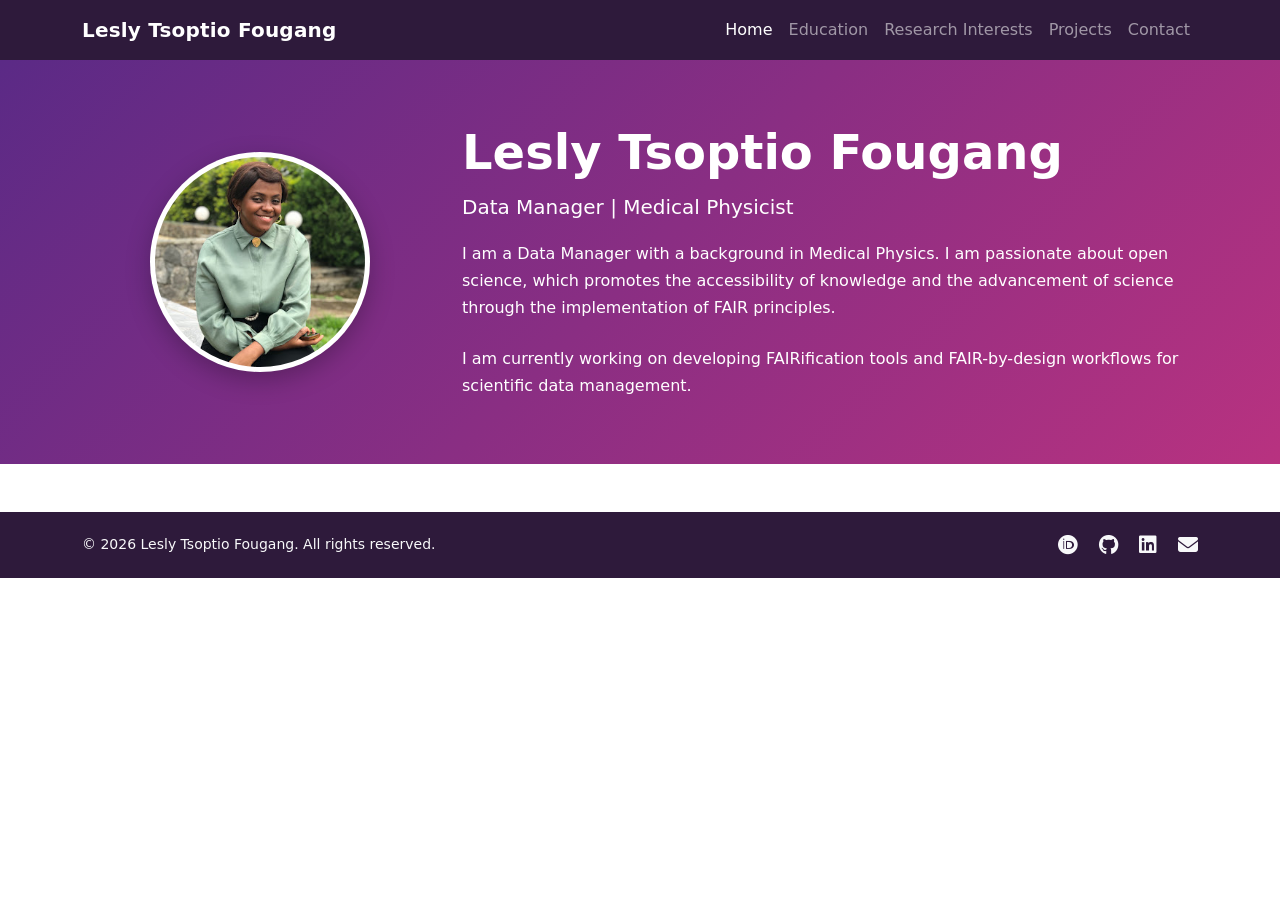
<file: index.html>
<!DOCTYPE html>
<html lang="en">
<head>
    <meta charset="UTF-8">
    <meta name="viewport" content="width=device-width, initial-scale=1.0">
    <meta name="description" content="Lesly Tsoptio Fougang. Data manager and curator with a background in biophysics and medical physics. FAIR data, genomic metadata and reproducible tools.">
    <meta name="author" content="Lesly Tsoptio Fougang">
    <title>Lesly Tsoptio Fougang | Data Manager, Data Curator</title>
    <link href="assets/vendor/bootstrap.min.css" rel="stylesheet">
    <link href="assets/vendor/fontawesome.min.css" rel="stylesheet">
    <link href="assets/css/style.css" rel="stylesheet">
</head>
<body>
    <nav class="navbar navbar-expand-lg navbar-dark bg-dark sticky-top">
        <div class="container">
            <a class="navbar-brand" href="index.html"><strong>Lesly Tsoptio Fougang</strong></a>
            <button class="navbar-toggler" type="button" data-bs-toggle="collapse" data-bs-target="#navbarNav" aria-controls="navbarNav" aria-expanded="false" aria-label="Toggle navigation">
                <span class="navbar-toggler-icon"></span>
            </button>
            <div class="collapse navbar-collapse" id="navbarNav">
                <ul class="navbar-nav ms-auto">
                    <li class="nav-item"><a class="nav-link active" href="index.html">Home</a></li>
                    <li class="nav-item"><a class="nav-link" href="pages/education.html">Education</a></li>
                    <li class="nav-item"><a class="nav-link" href="pages/research-interests.html">Research Interests</a></li>
                    <li class="nav-item"><a class="nav-link" href="pages/projects.html">Projects</a></li>
                    <li class="nav-item"><a class="nav-link" href="pages/contact.html">Contact</a></li>
                </ul>
            </div>
        </div>
    </nav>

    <header class="hero">
        <div class="container">
            <div class="row align-items-center g-4">
                <div class="col-md-4 text-center">
                    <img src="static/pp.jpg" alt="Portrait of Lesly Tsoptio Fougang" class="profile-img">
                </div>
                <div class="col-md-8">
                    <h1 class="display-5 fw-bold mb-2">Lesly Tsoptio Fougang</h1>
                    <p class="lead mb-3">Data Manager |  Medical Physicist</p>
                    <p class="mb-4">I am a Data Manager with a background in Medical Physics. I am passionate about open science, which promotes the accessibility of knowledge and the advancement of science through the implementation of FAIR principles.</p>
                    <p class="mb-0"> I am currently working on developing FAIRification tools and FAIR-by-design workflows for scientific data management.</p>
                    <!-- <a href="static/CV_Lesly_Tsoptio_Fougang.pdf" class="btn btn-light me-2 mb-2"><i class="fas fa-file-pdf"></i> Download my CV</a>-->
                     <!-- <a href="pages/projects.html" class="btn btn-outline-light mb-2"><i class="fas fa-folder-open"></i> View projects</a>-->
                </div>
            </div>
        </div>
    </header>


    <footer class="footer bg-dark text-white py-3 mt-5">
        <div class="container d-flex flex-wrap justify-content-between align-items-center">
            <p class="mb-0 text-light small">&copy; 2026 Lesly Tsoptio Fougang. All rights reserved.</p>
            <div class="social-links">
                <a href="https://orcid.org/0009-0002-9585-3454" target="_blank" rel="noopener" title="ORCID" aria-label="ORCID" class="text-light me-3 fs-5"><i class="fab fa-orcid" aria-hidden="true"></i></a>
                <a href="https://github.com/lesly4" target="_blank" rel="noopener" title="GitHub" aria-label="GitHub" class="text-light me-3 fs-5"><i class="fab fa-github" aria-hidden="true"></i></a>
                <a href="https://www.linkedin.com/in/lesly-tsoptio-fougang-b48851204" target="_blank" rel="noopener" title="LinkedIn" aria-label="LinkedIn" class="text-light me-3 fs-5"><i class="fab fa-linkedin" aria-hidden="true"></i></a>
                <a href="pages/contact.html" title="Email" aria-label="Email" class="text-light fs-5"><i class="fas fa-envelope" aria-hidden="true"></i></a>
            </div>
        </div>
    </footer>

    <script src="assets/vendor/bootstrap.bundle.min.js"></script>
</body>
</html>
</file>
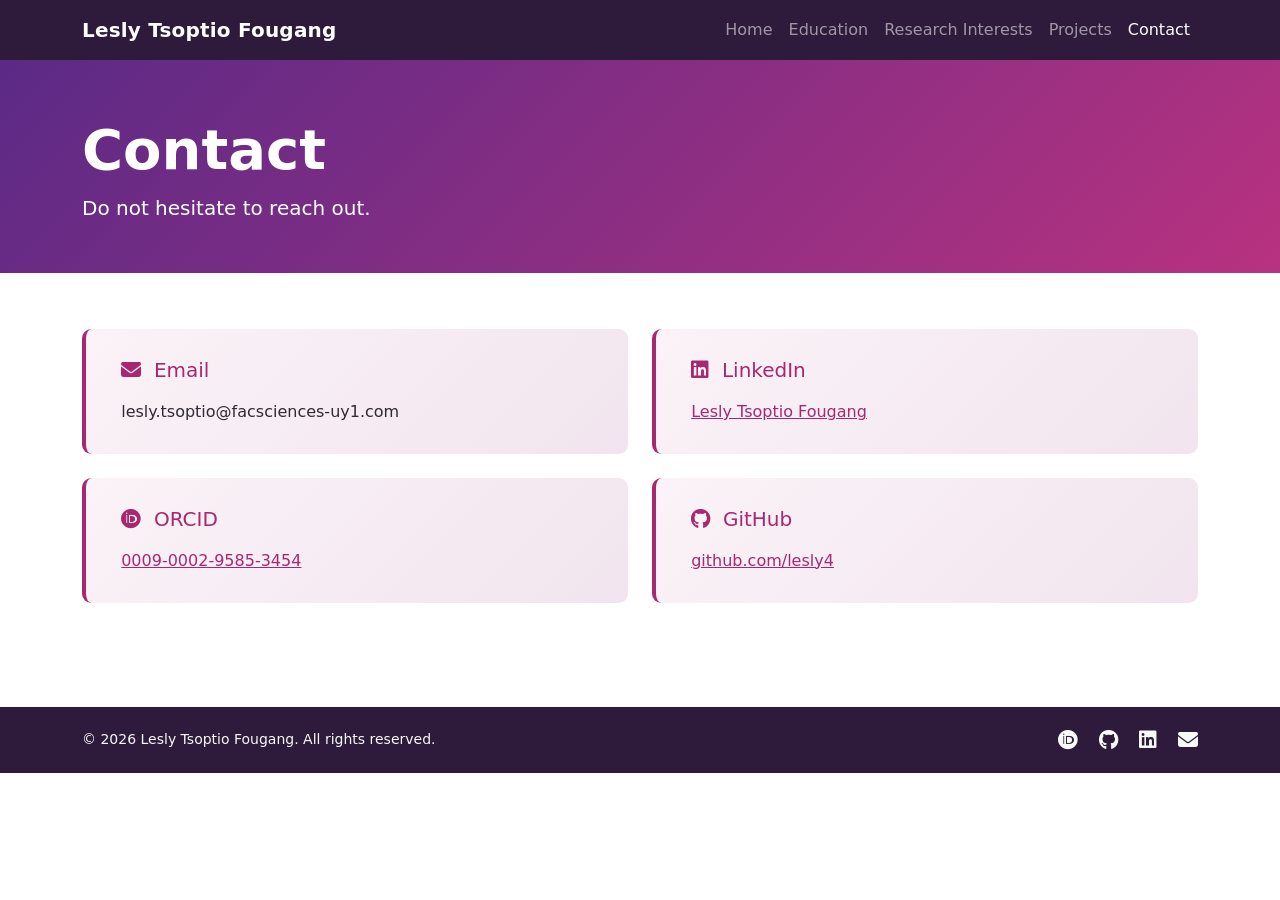
<file: pages/contact.html>
<!DOCTYPE html>
<html lang="en">
<head>
    <meta charset="UTF-8">
    <meta name="viewport" content="width=device-width, initial-scale=1.0">
    <meta name="description" content="Contact Lesly Tsoptio Fougang. Data manager and curator based in Trieste, Italy.">
    <meta name="author" content="Lesly Tsoptio Fougang">
    <title>Contact | Lesly Tsoptio Fougang</title>
    <link href="../assets/vendor/bootstrap.min.css" rel="stylesheet">
    <link href="../assets/vendor/fontawesome.min.css" rel="stylesheet">
    <link href="../assets/css/style.css" rel="stylesheet">
</head>
<body>
    <nav class="navbar navbar-expand-lg navbar-dark bg-dark sticky-top">
        <div class="container">
            <a class="navbar-brand" href="../index.html"><strong>Lesly Tsoptio Fougang</strong></a>
            <button class="navbar-toggler" type="button" data-bs-toggle="collapse" data-bs-target="#navbarNav" aria-controls="navbarNav" aria-expanded="false" aria-label="Toggle navigation">
                <span class="navbar-toggler-icon"></span>
            </button>
            <div class="collapse navbar-collapse" id="navbarNav">
                <ul class="navbar-nav ms-auto">
                    <li class="nav-item"><a class="nav-link" href="../index.html">Home</a></li>
                    <li class="nav-item"><a class="nav-link" href="education.html">Education</a></li>
                    <li class="nav-item"><a class="nav-link" href="research-interests.html">Research Interests</a></li>
                    <li class="nav-item"><a class="nav-link" href="projects.html">Projects</a></li>
                    <li class="nav-item"><a class="nav-link active" href="contact.html">Contact</a></li>
                </ul>
            </div>
        </div>
    </nav>

    <div class="page-header">
        <div class="container">
            <h1 class="display-4 fw-bold mb-2">Contact</h1>
            <p class="lead mb-0">Do not hesitate to reach out.</p>
        </div>
    </div>

    <main class="page-section">
        <div class="container">
            <div class="row g-4">
                <div class="col-lg-6">
                    <div class="content-box">
                        <h2 class="h5 text-primary mb-3"><i class="fas fa-envelope" aria-hidden="true"></i> Email</h2>
                        <p class="mb-0">lesly.tsoptio@facsciences-uy1.com</p>
                    </div>
                    <div class="content-box">
                        <h2 class="h5 text-primary mb-3"><i class="fab fa-orcid" aria-hidden="true"></i> ORCID</h2>
                        <p class="mb-0"><a href="https://orcid.org/0009-0002-9585-3454" target="_blank" rel="noopener">0009-0002-9585-3454</a></p>
                    </div>
                </div>
                <div class="col-lg-6">
                    <div class="content-box">
                        <h2 class="h5 text-primary mb-3"><i class="fab fa-linkedin" aria-hidden="true"></i> LinkedIn</h2>
                        <p class="mb-0"><a href="https://www.linkedin.com/in/lesly-tsoptio-fougang-b48851204" target="_blank" rel="noopener">Lesly Tsoptio Fougang</a></p>
                    </div>
                    <div class="content-box">
                        <h2 class="h5 text-primary mb-3"><i class="fab fa-github" aria-hidden="true"></i> GitHub</h2>
                        <p class="mb-0"><a href="https://github.com/lesly4" target="_blank" rel="noopener">github.com/lesly4</a></p>
                    </div>
                </div>
                <!--
                <div class="content-box">
                    <h2 class="h5 text-primary mb-3"><i class="fas fa-file-pdf" aria-hidden="true"></i> Curriculum Vitae</h2>
                    <p class="mb-0"><a href="../static/CV_Lesly_Tsoptio_Fougang.pdf" target="_blank" rel="noopener">Download my CV (PDF)</a></p>
                </div>
                -->
            </div>
        </div>
    </main>

    <footer class="footer bg-dark text-white py-3 mt-5">
        <div class="container d-flex flex-wrap justify-content-between align-items-center">
            <p class="mb-0 text-light small">&copy; 2026 Lesly Tsoptio Fougang. All rights reserved.</p>
            <div class="social-links">
                <a href="https://orcid.org/0009-0002-9585-3454" target="_blank" rel="noopener" title="ORCID" aria-label="ORCID" class="text-light me-3 fs-5"><i class="fab fa-orcid" aria-hidden="true"></i></a>
                <a href="https://github.com/lesly4" target="_blank" rel="noopener" title="GitHub" aria-label="GitHub" class="text-light me-3 fs-5"><i class="fab fa-github" aria-hidden="true"></i></a>
                <a href="https://www.linkedin.com/in/lesly-tsoptio-fougang-b48851204" target="_blank" rel="noopener" title="LinkedIn" aria-label="LinkedIn" class="text-light me-3 fs-5"><i class="fab fa-linkedin" aria-hidden="true"></i></a>
                <a href="contact.html" title="Email" aria-label="Email" class="text-light fs-5"><i class="fas fa-envelope" aria-hidden="true"></i></a>
            </div>
        </div>
    </footer>

    <script src="../assets/vendor/bootstrap.bundle.min.js"></script>
</body>
</html>
</file>
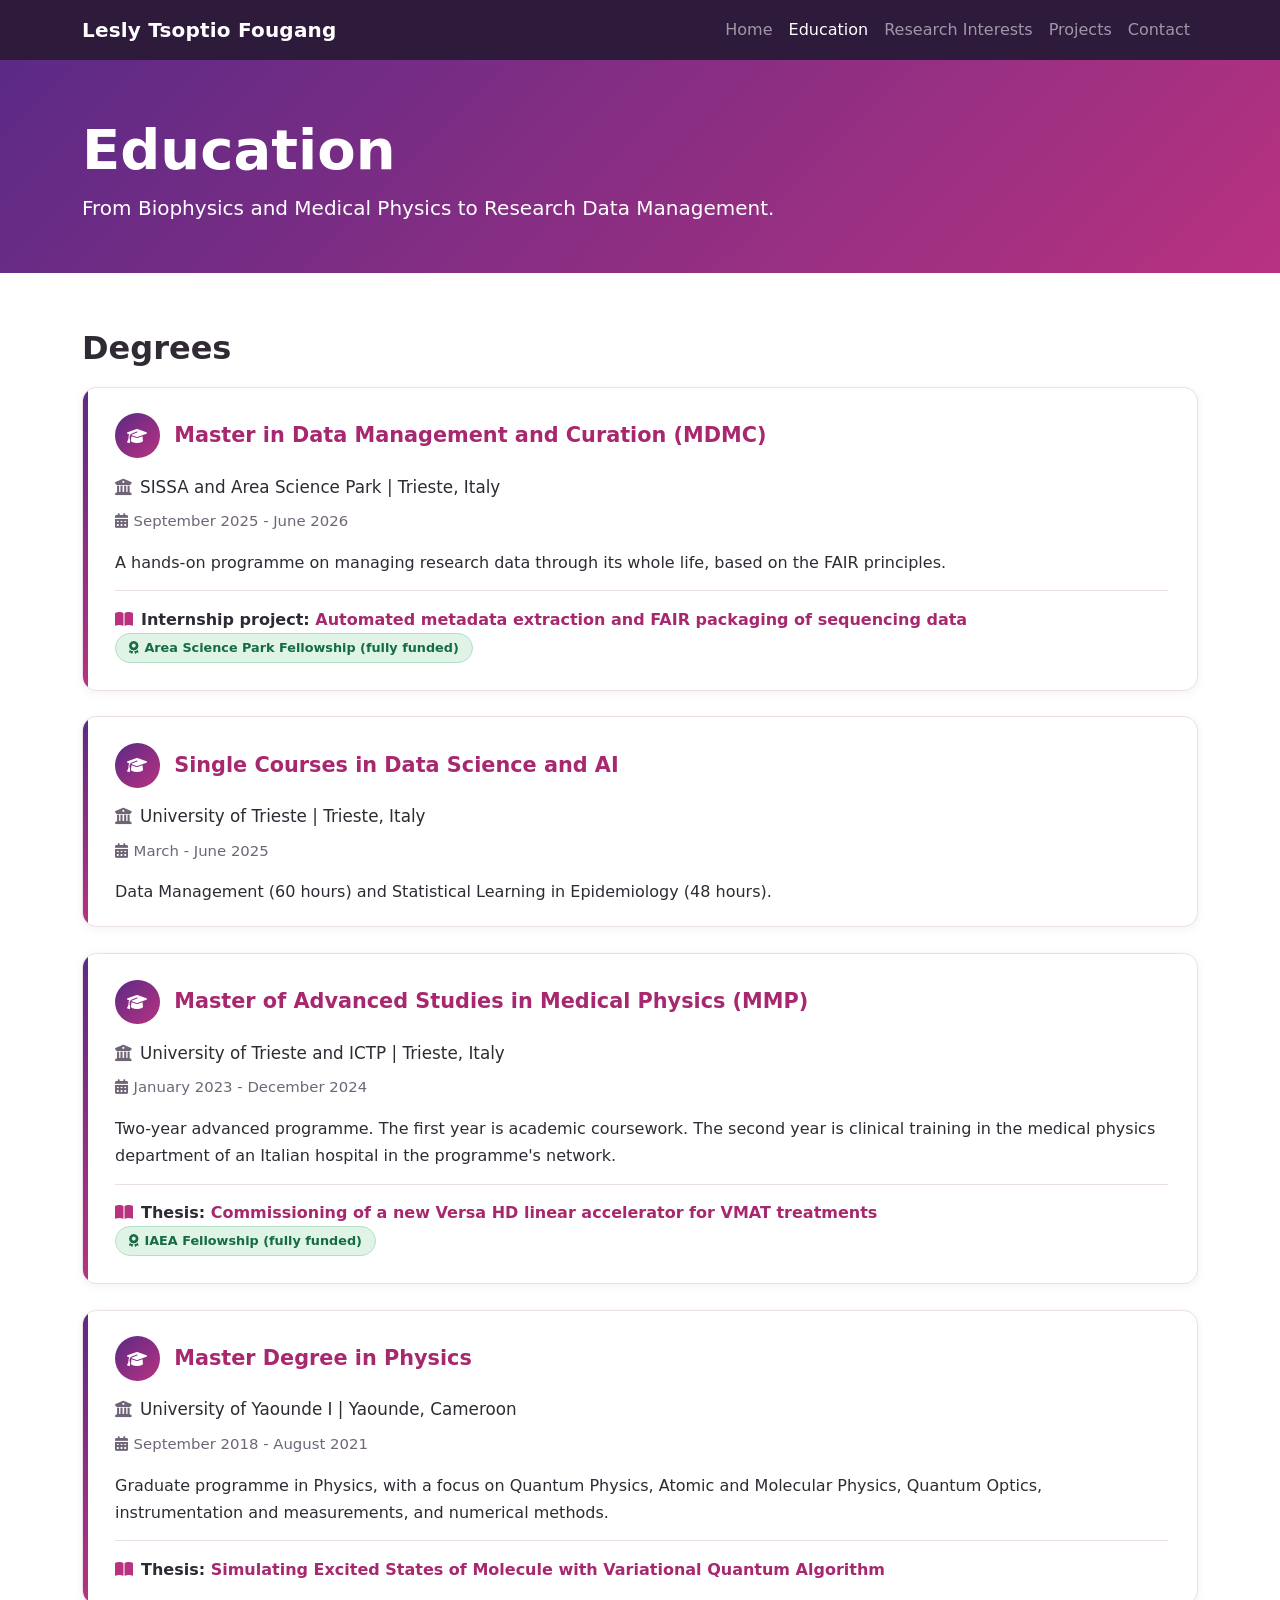
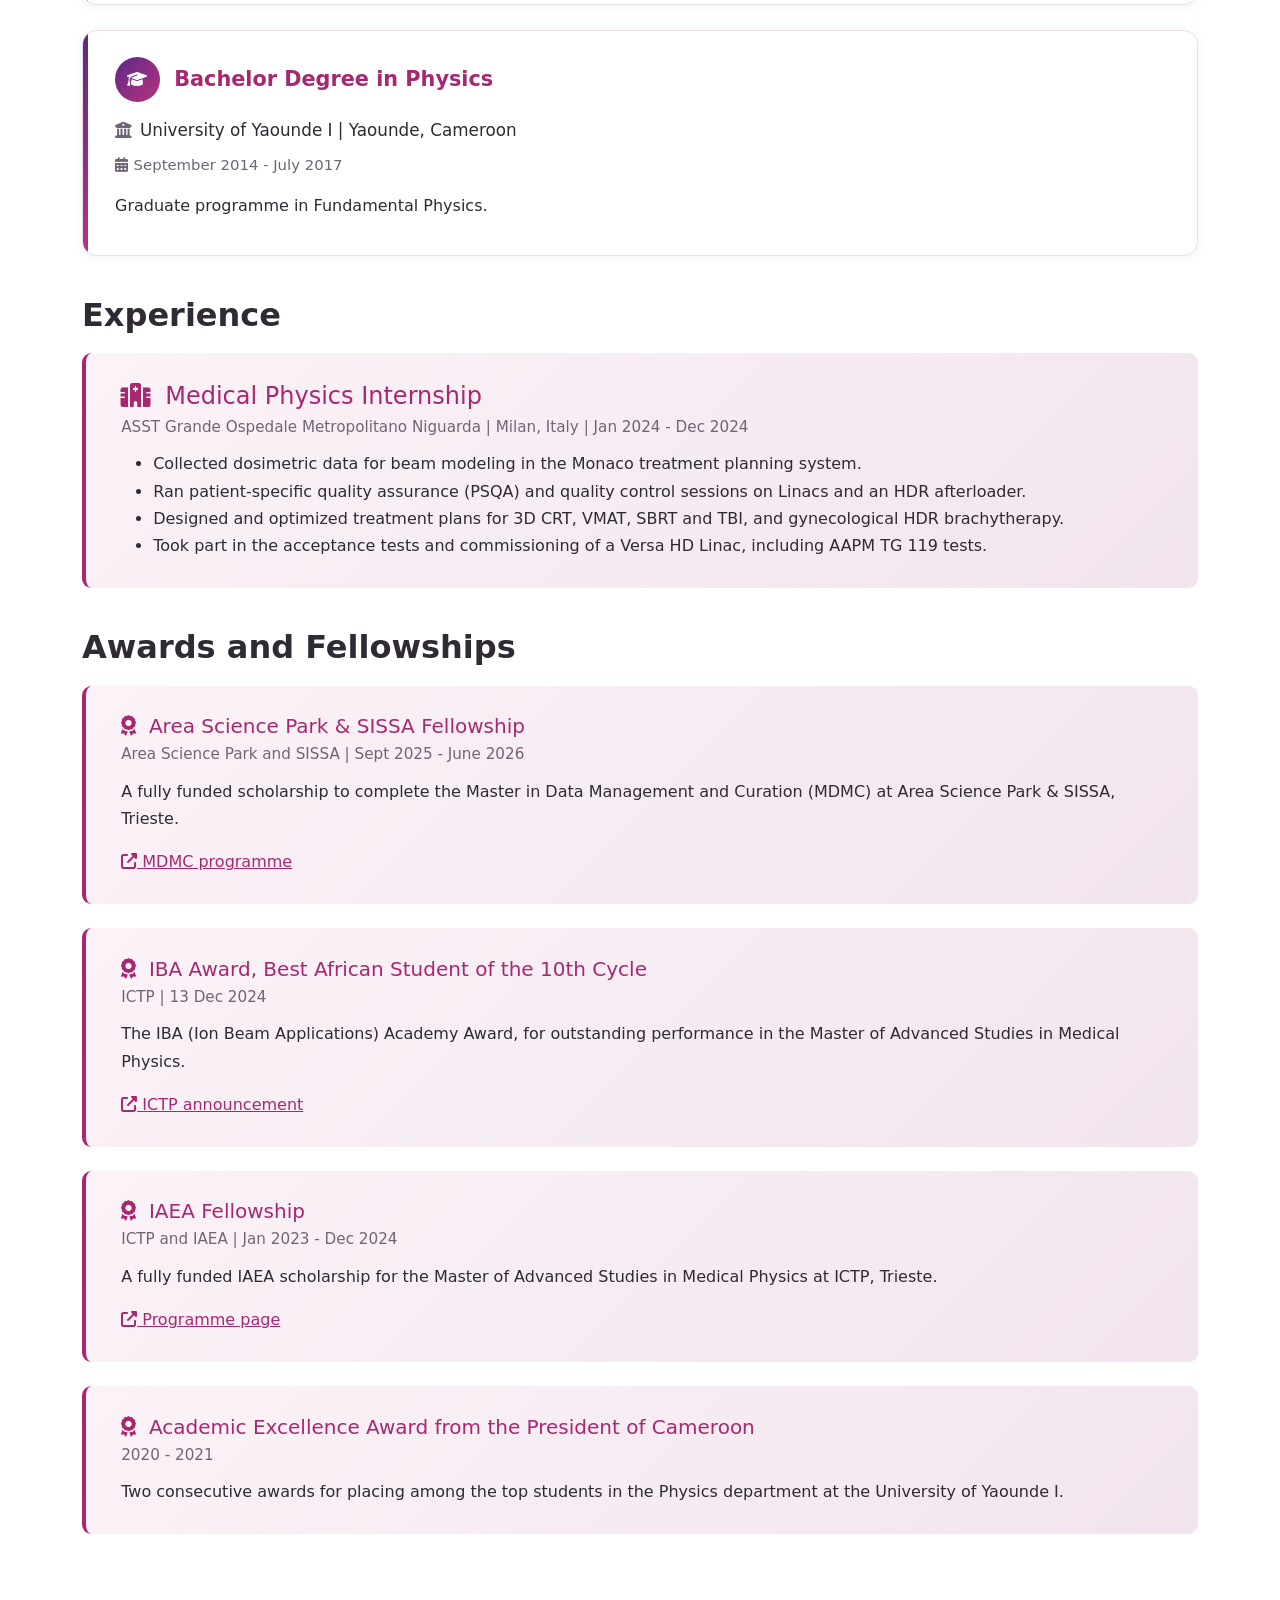
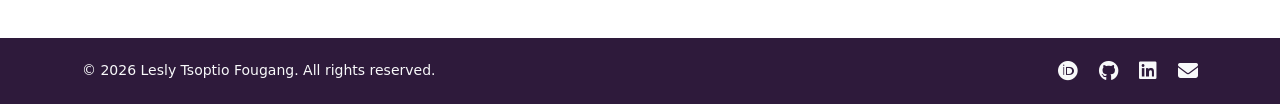
<file: pages/education.html>
<!DOCTYPE html>
<html lang="en">
<head>
    <meta charset="UTF-8">
    <meta name="viewport" content="width=device-width, initial-scale=1.0">
    <meta name="description" content="Education and experience of Lesly Tsoptio Fougang: data management, medical physics and biophysics.">
    <meta name="author" content="Lesly Tsoptio Fougang">
    <title>Education | Lesly Tsoptio Fougang</title>
    <link href="../assets/vendor/bootstrap.min.css" rel="stylesheet">
    <link href="../assets/vendor/fontawesome.min.css" rel="stylesheet">
    <link href="../assets/css/style.css" rel="stylesheet">
</head>
<body>
    <nav class="navbar navbar-expand-lg navbar-dark bg-dark sticky-top">
        <div class="container">
            <a class="navbar-brand" href="../index.html"><strong>Lesly Tsoptio Fougang</strong></a>
            <button class="navbar-toggler" type="button" data-bs-toggle="collapse" data-bs-target="#navbarNav" aria-controls="navbarNav" aria-expanded="false" aria-label="Toggle navigation">
                <span class="navbar-toggler-icon"></span>
            </button>
            <div class="collapse navbar-collapse" id="navbarNav">
                <ul class="navbar-nav ms-auto">
                    <li class="nav-item"><a class="nav-link" href="../index.html">Home</a></li>
                    <li class="nav-item"><a class="nav-link active" href="education.html">Education</a></li>
                    <li class="nav-item"><a class="nav-link" href="research-interests.html">Research Interests</a></li>
                    <li class="nav-item"><a class="nav-link" href="projects.html">Projects</a></li>
                    <li class="nav-item"><a class="nav-link" href="contact.html">Contact</a></li>
                </ul>
            </div>
        </div>
    </nav>

    <div class="page-header">
        <div class="container">
            <h1 class="display-4 fw-bold mb-2">Education</h1>
            <p class="lead mb-0">From Biophysics and Medical Physics to Research Data Management.</p>
        </div>
    </div>

    <main class="page-section">
        <div class="container">

            <h2 class="section-title mt-0">Degrees</h2>

            <article class="edu-card">
                <div class="edu-head">
                    <div class="edu-icon"><i class="fas fa-graduation-cap"></i></div>
                    <h3 class="edu-title"><a href="https://www.areasciencepark.it/call/mdmc/" target="_blank" rel="noopener">Master in Data Management and Curation (MDMC)</a></h3>
                </div>
                <div class="edu-inst"><i class="fas fa-university"></i>SISSA and Area Science Park | Trieste, Italy</div>
                <div class="edu-meta"><span><i class="fas fa-calendar-alt"></i>September 2025 - June 2026</span></div>
                <p class="edu-desc">A hands-on programme on managing research data through its whole life, based on the FAIR principles.</p>
                <div class="edu-thesis"><i class="fas fa-book-open"></i>Internship project: <a href="projects.html#mdmc-thesis">Automated metadata extraction and FAIR packaging of sequencing data</a></div>
                <div>
                    <span class="pill pill-fund"><i class="fas fa-award"></i>Area Science Park Fellowship (fully funded)</span>
                </div>
            </article>

            <article class="edu-card">
                <div class="edu-head">
                    <div class="edu-icon"><i class="fas fa-graduation-cap"></i></div>
                    <h3 class="edu-title">Single Courses in Data Science and AI</h3>
                </div>
                <div class="edu-inst"><i class="fas fa-university"></i>University of Trieste | Trieste, Italy</div>
                <div class="edu-meta"><span><i class="fas fa-calendar-alt"></i>March - June 2025</span></div>
                <p class="edu-desc mb-0">Data Management (60 hours) and Statistical Learning in Epidemiology (48 hours).</p>
            </article>

            <article class="edu-card">
                <div class="edu-head">
                    <div class="edu-icon"><i class="fas fa-graduation-cap"></i></div>
                    <h3 class="edu-title"><a href="https://www.ictp.it/opportunity/master-advanced-studies-medical-physics" target="_blank" rel="noopener">Master of Advanced Studies in Medical Physics (MMP)</a></h3>
                </div>
                <div class="edu-inst"><i class="fas fa-university"></i>University of Trieste and ICTP | Trieste, Italy</div>
                <div class="edu-meta"><span><i class="fas fa-calendar-alt"></i>January 2023 - December 2024</span></div>
                <p class="edu-desc">Two-year advanced programme. The first year is academic coursework. The second year is clinical training in the medical physics department of an Italian hospital in the programme's network.</p>
                <div class="edu-thesis"><i class="fas fa-book-open"></i>Thesis: <a href="projects.html#medphys-thesis">Commissioning of a new Versa HD linear accelerator for VMAT treatments</a></div>
                <div>
                    <span class="pill pill-fund"><i class="fas fa-award"></i>IAEA Fellowship (fully funded)</span>
                </div>
            </article>

            <article class="edu-card">
                <div class="edu-head">
                    <div class="edu-icon"><i class="fas fa-graduation-cap"></i></div>
                    <h3 class="edu-title">Master Degree in Physics</h3>
                </div>
                <div class="edu-inst"><i class="fas fa-university"></i>University of Yaounde I | Yaounde, Cameroon</div>
                <div class="edu-meta"><span><i class="fas fa-calendar-alt"></i>September 2018 - August 2021</span></div>
                <p class="edu-desc">Graduate programme in Physics, with a focus on Quantum Physics, Atomic and Molecular Physics, Quantum Optics, instrumentation and measurements, and numerical methods.</p>
                <div class="edu-thesis"><i class="fas fa-book-open"></i>Thesis: <a href="projects.html#biophysics-thesis">Simulating Excited States of Molecule with Variational Quantum Algorithm</a></div>
            </article>

            <article class="edu-card">
                <div class="edu-head">
                    <div class="edu-icon"><i class="fas fa-graduation-cap"></i></div>
                    <h3 class="edu-title">Bachelor Degree in Physics</h3>
                </div>
                <div class="edu-inst"><i class="fas fa-university"></i>University of Yaounde I | Yaounde, Cameroon</div>
                <div class="edu-meta"><span><i class="fas fa-calendar-alt"></i>September 2014 - July 2017</span></div>
                <p class="edu-desc">Graduate programme in Fundamental Physics.</p>
            </article>

            <h2 class="section-title">Experience</h2>

            <div class="content-box">
                <h3 class="h4 text-primary mb-1"><i class="fas fa-hospital"></i> Medical Physics Internship</h3>
                <p class="meta">ASST Grande Ospedale Metropolitano Niguarda | Milan, Italy | Jan 2024 - Dec 2024</p>
                <ul class="mb-0">
                    <li>Collected dosimetric data for beam modeling in the Monaco treatment planning system.</li>
                    <li>Ran patient-specific quality assurance (PSQA) and quality control sessions on Linacs and an HDR afterloader.</li>
                    <li>Designed and optimized treatment plans for 3D CRT, VMAT, SBRT and TBI, and gynecological HDR brachytherapy.</li>
                    <li>Took part in the acceptance tests and commissioning of a Versa HD Linac, including AAPM TG 119 tests.</li>
                </ul>
            </div>

            <h2 class="section-title">Awards and Fellowships</h2>

            <div class="content-box">
                <h3 class="h5 text-primary mb-1"><i class="fas fa-award"></i> Area Science Park &amp; SISSA Fellowship</h3>
                <p class="meta">Area Science Park and SISSA | Sept 2025 - June 2026</p>
                <p class="mb-0">A fully funded scholarship to complete the Master in Data Management and Curation (MDMC) at Area Science Park &amp; SISSA, Trieste.</p>
                <p class="mt-3 mb-0"><a href="https://www.areasciencepark.it/call/mdmc/" target="_blank" rel="noopener"><i class="fas fa-external-link-alt"></i> MDMC programme</a></p>
            </div>

            <div class="content-box">
                <h3 class="h5 text-primary mb-1"><i class="fas fa-award"></i> IBA Award, Best African Student of the 10th Cycle</h3>
                <p class="meta">ICTP | 13 Dec 2024</p>
                <p class="mb-0">The IBA (Ion Beam Applications) Academy Award, for outstanding performance in the Master of Advanced Studies in Medical Physics.</p>
                <p class="mt-3 mb-0"><a href="https://lists.ictp.it/pipermail/ictp-announcements/2024-December/009637.html" target="_blank" rel="noopener"><i class="fas fa-external-link-alt"></i> ICTP announcement</a></p>
            </div>

            <div class="content-box">
                <h3 class="h5 text-primary mb-1"><i class="fas fa-award"></i> IAEA Fellowship</h3>
                <p class="meta">ICTP and IAEA | Jan 2023 - Dec 2024</p>
                <p class="mb-0">A fully funded IAEA scholarship for the Master of Advanced Studies in Medical Physics at ICTP, Trieste.</p>
                <p class="mt-3 mb-0"><a href="https://www.ictp.it/opportunity/master-advanced-studies-medical-physics" target="_blank" rel="noopener"><i class="fas fa-external-link-alt"></i> Programme page</a></p>
            </div>

            <div class="content-box">
                <h3 class="h5 text-primary mb-1"><i class="fas fa-award"></i> Academic Excellence Award from the President of Cameroon</h3>
                <p class="meta">2020 - 2021</p>
                <p class="mb-0">Two consecutive awards for placing among the top students in the Physics department at the University of Yaounde I.</p>
            </div>
        </div>
    </main>

    <footer class="footer bg-dark text-white py-3 mt-5">
        <div class="container d-flex flex-wrap justify-content-between align-items-center">
            <p class="mb-0 text-light small">&copy; 2026 Lesly Tsoptio Fougang. All rights reserved.</p>
            <div class="social-links">
                <a href="https://orcid.org/0009-0002-9585-3454" target="_blank" rel="noopener" title="ORCID" aria-label="ORCID" class="text-light me-3 fs-5"><i class="fab fa-orcid" aria-hidden="true"></i></a>
                <a href="https://github.com/lesly4" target="_blank" rel="noopener" title="GitHub" aria-label="GitHub" class="text-light me-3 fs-5"><i class="fab fa-github" aria-hidden="true"></i></a>
                <a href="https://www.linkedin.com/in/lesly-tsoptio-fougang-b48851204" target="_blank" rel="noopener" title="LinkedIn" aria-label="LinkedIn" class="text-light me-3 fs-5"><i class="fab fa-linkedin" aria-hidden="true"></i></a>
                <a href="contact.html" title="Email" aria-label="Email" class="text-light fs-5"><i class="fas fa-envelope" aria-hidden="true"></i></a>
            </div>
        </div>
    </footer>

    <script src="../assets/vendor/bootstrap.bundle.min.js"></script>
</body>
</html>
</file>
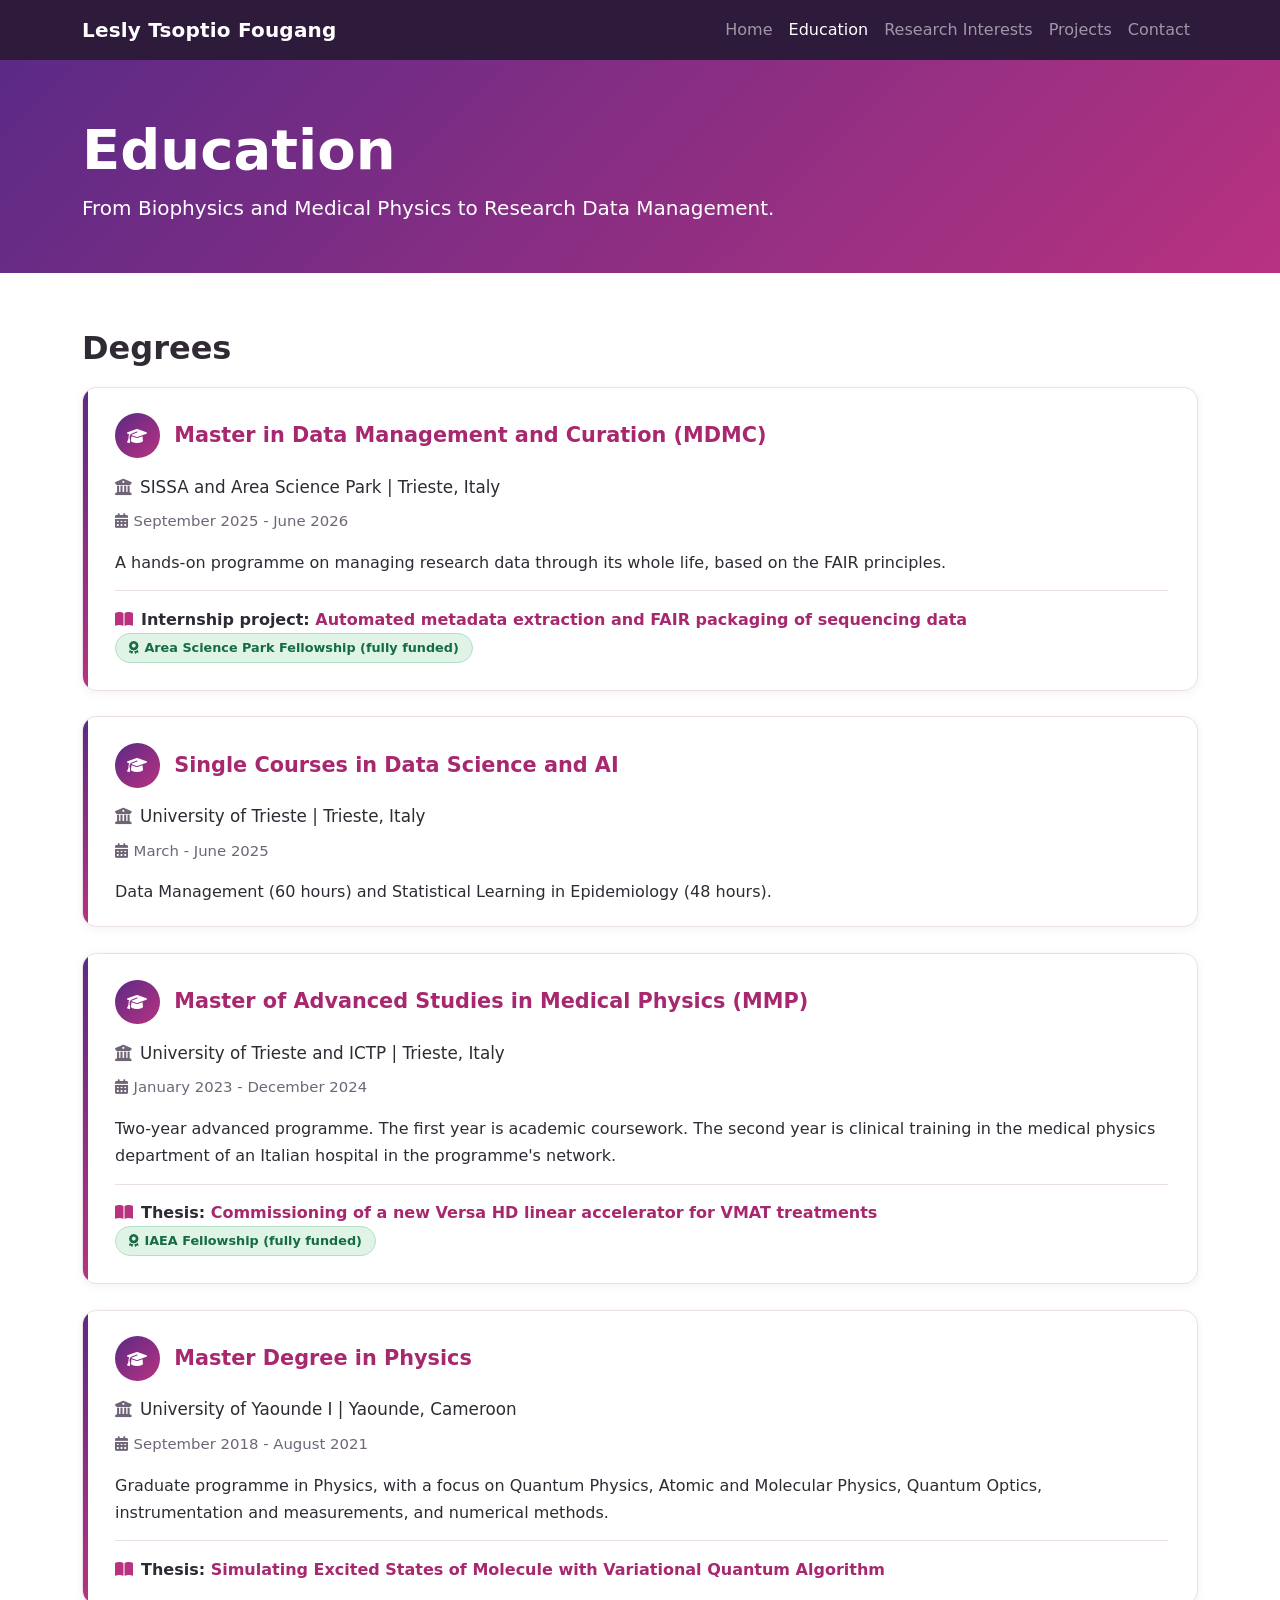
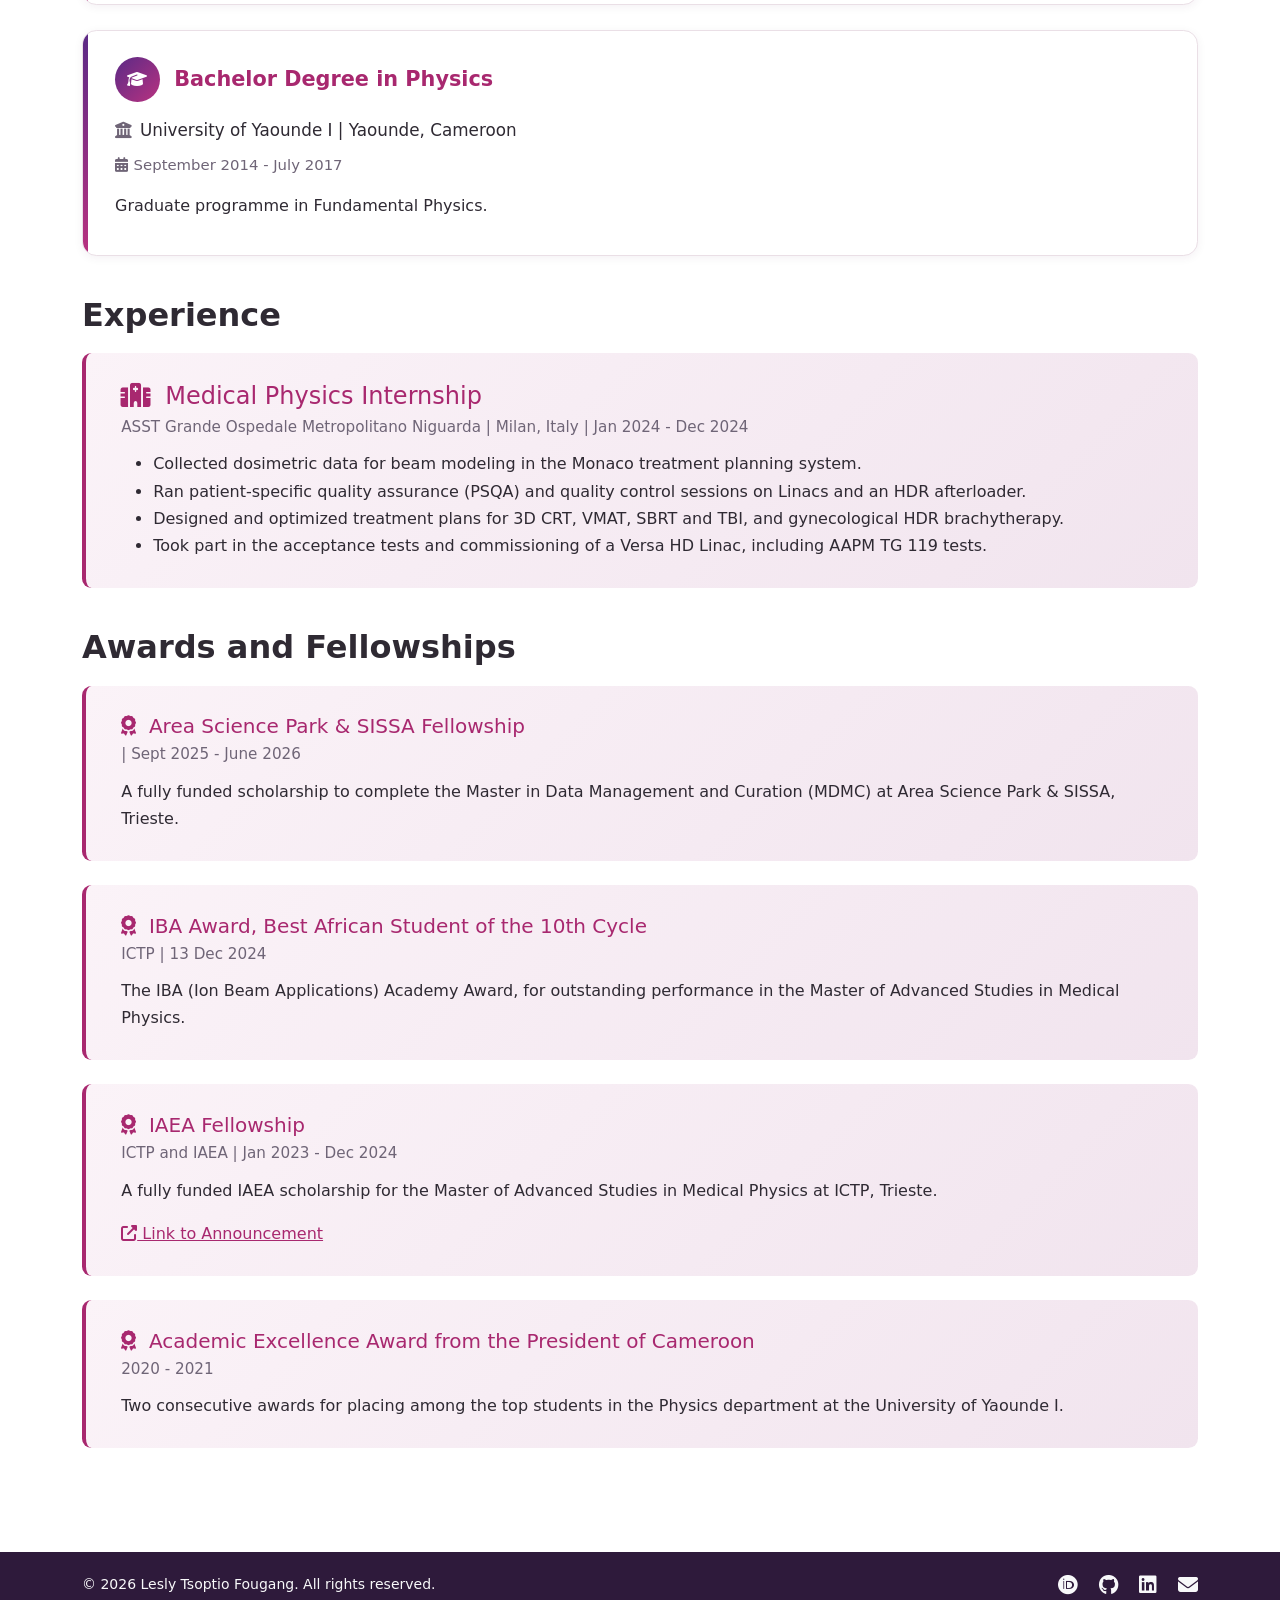
<file: pages/education_LV.html>
<!DOCTYPE html>
<html lang="en">
<head>
    <meta charset="UTF-8">
    <meta name="viewport" content="width=device-width, initial-scale=1.0">
    <meta name="description" content="Education and experience of Lesly Tsoptio Fougang: data management, medical physics and biophysics.">
    <meta name="author" content="Lesly Tsoptio Fougang">
    <title>Education | Lesly Tsoptio Fougang</title>
    <link href="../assets/vendor/bootstrap.min.css" rel="stylesheet">
    <link href="../assets/vendor/fontawesome.min.css" rel="stylesheet">
    <link href="../assets/css/style.css" rel="stylesheet">
</head>
<body>
    <nav class="navbar navbar-expand-lg navbar-dark bg-dark sticky-top">
        <div class="container">
            <a class="navbar-brand" href="../index.html"><strong>Lesly Tsoptio Fougang</strong></a>
            <button class="navbar-toggler" type="button" data-bs-toggle="collapse" data-bs-target="#navbarNav" aria-controls="navbarNav" aria-expanded="false" aria-label="Toggle navigation">
                <span class="navbar-toggler-icon"></span>
            </button>
            <div class="collapse navbar-collapse" id="navbarNav">
                <ul class="navbar-nav ms-auto">
                    <li class="nav-item"><a class="nav-link" href="../index.html">Home</a></li>
                    <li class="nav-item"><a class="nav-link active" href="education.html">Education</a></li>
                    <li class="nav-item"><a class="nav-link" href="research-interests.html">Research Interests</a></li>
                    <li class="nav-item"><a class="nav-link" href="projects.html">Projects</a></li>
                    <li class="nav-item"><a class="nav-link" href="contact.html">Contact</a></li>
                </ul>
            </div>
        </div>
    </nav>

    <div class="page-header">
        <div class="container">
            <h1 class="display-4 fw-bold mb-2">Education</h1>
            <p class="lead mb-0">From Biophysics and Medical Physics to Research Data Management.</p>
        </div>
    </div>

    <main class="page-section">
        <div class="container">

            <h2 class="section-title mt-0">Degrees</h2>

            <article class="edu-card">
                <div class="edu-head">
                    <div class="edu-icon"><i class="fas fa-graduation-cap"></i></div>
                    <h3 class="edu-title">Master in Data Management and Curation (MDMC)</h3>
                </div>
                <div class="edu-inst"><i class="fas fa-university"></i>SISSA and Area Science Park | Trieste, Italy</div>
                <div class="edu-meta"><span><i class="fas fa-calendar-alt"></i>September 2025 - June 2026</span></div>
                <p class="edu-desc">A hands-on programme on managing research data through its whole life, based on the FAIR principles.</p>
                <div class="edu-thesis"><i class="fas fa-book-open"></i>Internship project: <a href="projects.html#mdmc-thesis">Automated metadata extraction and FAIR packaging of sequencing data</a></div>
                 <div>
                    <span class="pill pill-fund"><i class="fas fa-award"></i>Area Science Park Fellowship (fully funded)</span>
                </div>
            </article>

            <article class="edu-card">
                <div class="edu-head">
                    <div class="edu-icon"><i class="fas fa-graduation-cap"></i></div>
                    <h3 class="edu-title">Single Courses in Data Science and AI</h3>
                </div>
                <div class="edu-inst"><i class="fas fa-university"></i>University of Trieste | Trieste, Italy</div>
                <div class="edu-meta"><span><i class="fas fa-calendar-alt"></i>March - June 2025</span></div>
                <p class="edu-desc mb-0">Data Management (60 hours) and Statistical Learning in Epidemiology (48 hours).</p>
            </article>

            <article class="edu-card">
                <div class="edu-head">
                    <div class="edu-icon"><i class="fas fa-graduation-cap"></i></div>
                    <h3 class="edu-title">Master of Advanced Studies in Medical Physics (MMP)</h3>
                </div>
                <div class="edu-inst"><i class="fas fa-university"></i>University of Trieste and ICTP | Trieste, Italy</div>
                <div class="edu-meta"><span><i class="fas fa-calendar-alt"></i>January 2023 - December 2024</span></div>
                <p class="edu-desc">Two-year advanced programme. The first year is academic coursework. The second year is clinical training in the medical physics department of an Italian hospital in the programme's network.</p>         
                <div class="edu-thesis"><i class="fas fa-book-open"></i>Thesis: <a href="projects.html#medphys-thesis">Commissioning of a new Versa HD linear accelerator for VMAT treatments</a></div>
                <div>
                    <span class="pill pill-fund"><i class="fas fa-award"></i>IAEA Fellowship (fully funded)</span>
                </div>
            </article>

            <article class="edu-card">
                <div class="edu-head">
                    <div class="edu-icon"><i class="fas fa-graduation-cap"></i></div>
                    <h3 class="edu-title">Master Degree in Physics</h3>
                </div>
                <div class="edu-inst"><i class="fas fa-university"></i>University of Yaounde I | Yaounde, Cameroon</div>
                <div class="edu-meta"><span><i class="fas fa-calendar-alt"></i>September 2018 - August 2021</span></div>
                <p class="edu-desc">Graduate programme in Physics, with a focus on Quantum Physics, Atomic and Molecular Physics, Quantum Optics, instrumentation and measurements, and numerical methods.</p>
                <div class="edu-thesis"><i class="fas fa-book-open"></i>Thesis: <a href="projects.html#biophysics-thesis">Simulating Excited States of Molecule with Variational Quantum Algorithm</a></div>
            </article>

            <article class="edu-card">
                <div class="edu-head">
                    <div class="edu-icon"><i class="fas fa-graduation-cap"></i></div>
                    <h3 class="edu-title">Bachelor Degree in Physics</h3>
                </div>
                <div class="edu-inst"><i class="fas fa-university"></i>University of Yaounde I | Yaounde, Cameroon</div>
                <div class="edu-meta"><span><i class="fas fa-calendar-alt"></i>September 2014 - July 2017</span></div>
                <p class="edu-desc">Graduate programme in  Fundamental Physics.</p>
            </article>

            <h2 class="section-title">Experience</h2>

            <div class="content-box">
                <h3 class="h4 text-primary mb-1"><i class="fas fa-hospital"></i> Medical Physics Internship</h3>
                <p class="meta">ASST Grande Ospedale Metropolitano Niguarda | Milan, Italy | Jan 2024 - Dec 2024</p>
                <ul class="mb-0">
                    <li>Collected dosimetric data for beam modeling in the Monaco treatment planning system.</li>
                    <li>Ran patient-specific quality assurance (PSQA) and quality control sessions on Linacs and an HDR afterloader.</li>
                    <li>Designed and optimized treatment plans for 3D CRT, VMAT, SBRT and TBI, and gynecological HDR brachytherapy.</li>
                    <li>Took part in the acceptance tests and commissioning of a Versa HD Linac, including AAPM TG 119 tests.</li>
                </ul>
            </div>

            <h2 class="section-title">Awards and Fellowships</h2>

            <div class="content-box">
                <h3 class="h5 text-primary mb-1"><i class="fas fa-award"></i> Area Science Park & SISSA  Fellowship</h3>
                <p class="meta">| Sept 2025 - June 2026</p>
                <p class="mb-0">A fully funded scholarship to complete the Master in Data Management and Curation (MDMC) at  Area Science Park & SISSA, Trieste.</p>
            </div>

            <div class="content-box">
                <h3 class="h5 text-primary mb-1"><i class="fas fa-award"></i> IBA Award, Best African Student of the 10th Cycle</h3>
                <p class="meta">ICTP | 13 Dec 2024</p>
                <p class="mb-0">The IBA (Ion Beam Applications) Academy Award, for outstanding performance in the Master of Advanced Studies in Medical Physics.</p>
            </div>

            <div class="content-box">
                <h3 class="h5 text-primary mb-1"><i class="fas fa-award"></i> IAEA Fellowship</h3>
                <p class="meta">ICTP and IAEA | Jan 2023 - Dec 2024</p>
                <p class="mb-0">A fully funded IAEA scholarship for the Master of Advanced Studies in Medical Physics at ICTP, Trieste.</p>
                <p class="mt-3 mb-0"><a href="https://lists.ictp.it/pipermail/ictp-announcements/2024-December/009637.html" target="_blank" rel="noopener"><i class="fas fa-external-link-alt"></i> Link to Announcement</a></p>
            </div>

            <div class="content-box">
                <h3 class="h5 text-primary mb-1"><i class="fas fa-award"></i> Academic Excellence Award from the President of Cameroon</h3>
                <p class="meta">2020 - 2021</p>
                <p class="mb-0">Two consecutive awards for placing among the top students in the Physics department at the University of Yaounde I.</p>
            </div>
        </div>
    </main>

    <footer class="footer bg-dark text-white py-3 mt-5">
        <div class="container d-flex flex-wrap justify-content-between align-items-center">
            <p class="mb-0 text-light small">&copy; 2026 Lesly Tsoptio Fougang. All rights reserved.</p>
            <div class="social-links">
                <a href="https://orcid.org/0009-0002-9585-3454" target="_blank" rel="noopener" title="ORCID" aria-label="ORCID" class="text-light me-3 fs-5"><i class="fab fa-orcid" aria-hidden="true"></i></a>
                <a href="https://github.com/lesly4" target="_blank" rel="noopener" title="GitHub" aria-label="GitHub" class="text-light me-3 fs-5"><i class="fab fa-github" aria-hidden="true"></i></a>
                <a href="https://www.linkedin.com/in/lesly-tsoptio-fougang-b48851204" target="_blank" rel="noopener" title="LinkedIn" aria-label="LinkedIn" class="text-light me-3 fs-5"><i class="fab fa-linkedin" aria-hidden="true"></i></a>
                <a href="contact.html" title="Email" aria-label="Email" class="text-light fs-5"><i class="fas fa-envelope" aria-hidden="true"></i></a>
            </div>
        </div>
    </footer>

    <script src="../assets/vendor/bootstrap.bundle.min.js"></script>
</body>
</html>
</file>
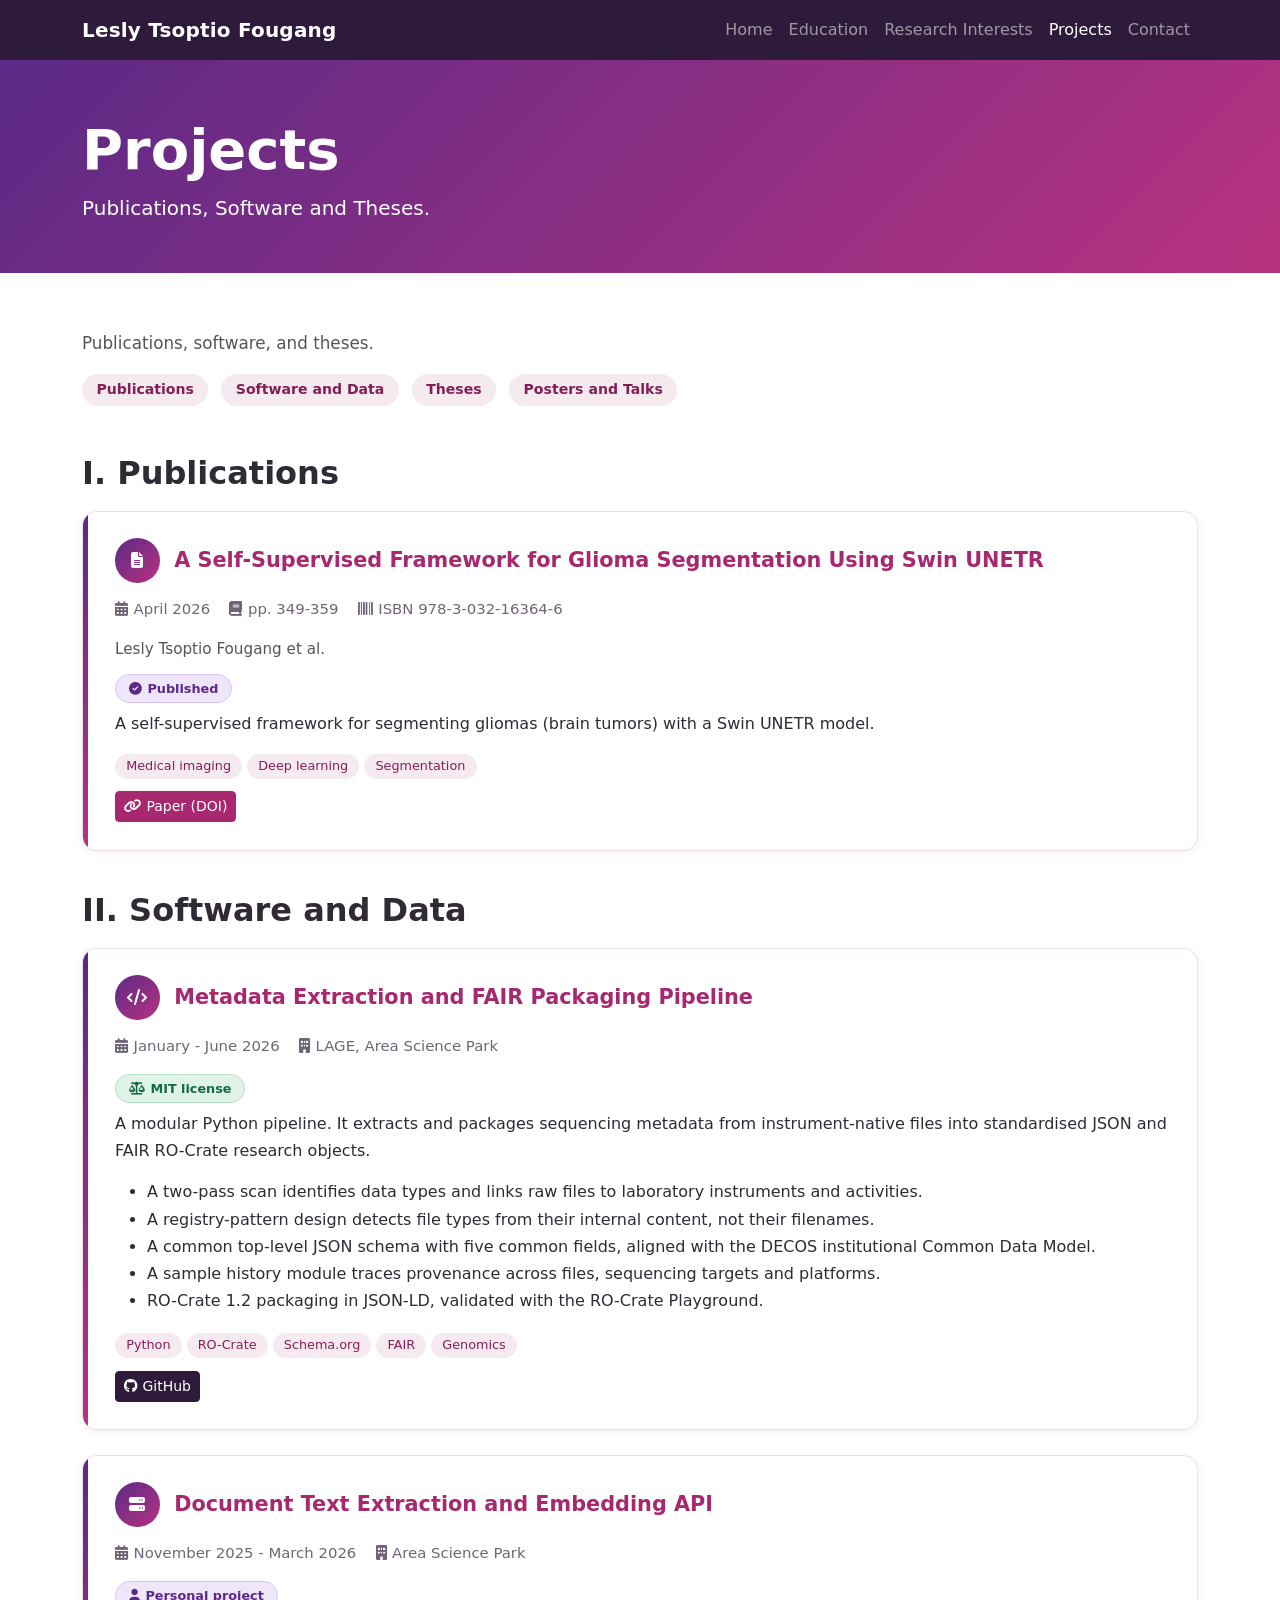
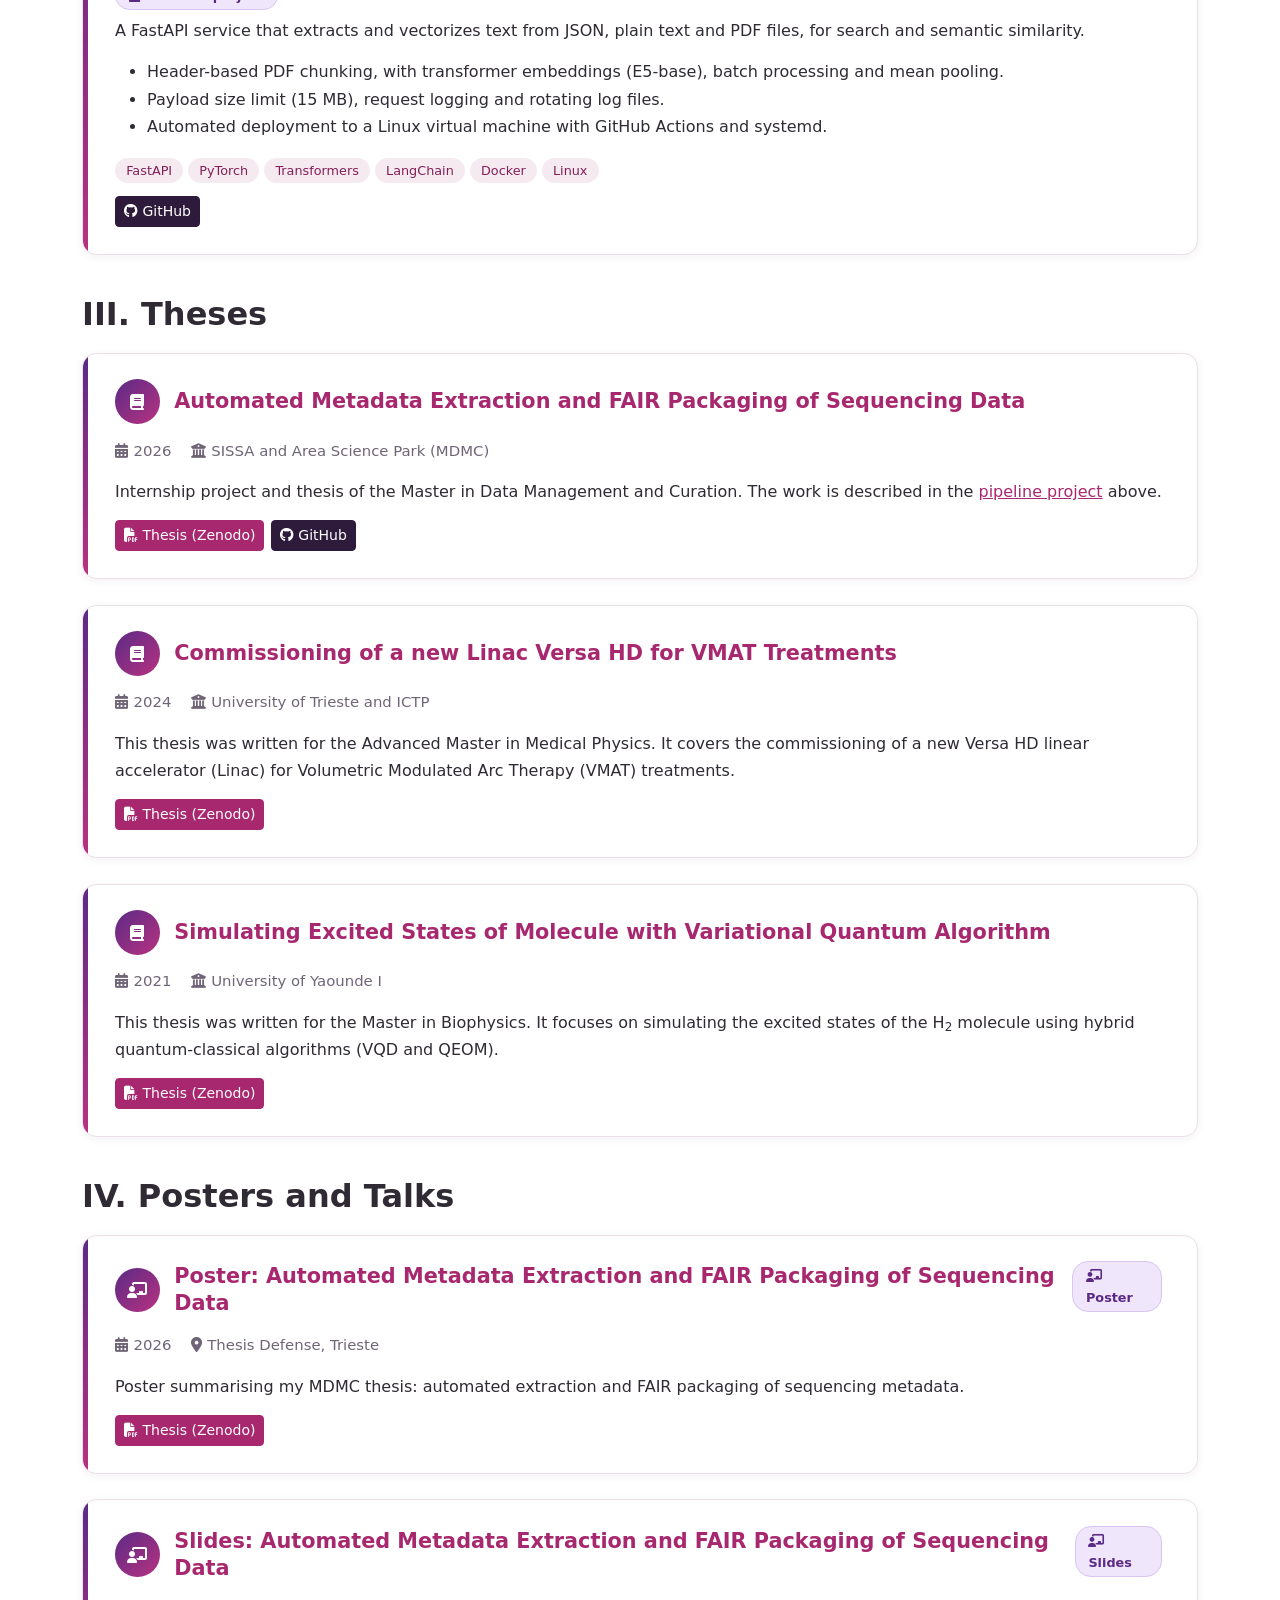
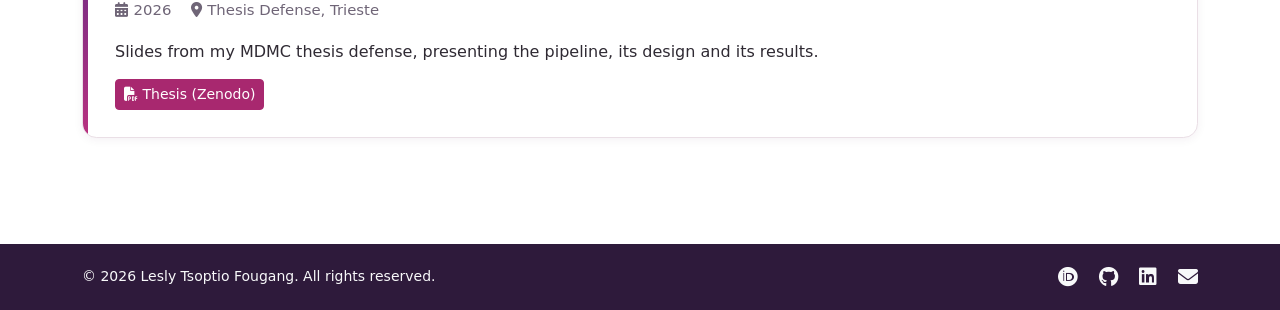
<file: pages/projects.html>
<!DOCTYPE html>
<html lang="en">
<head>
    <meta charset="UTF-8">
    <meta name="viewport" content="width=device-width, initial-scale=1.0">
    <meta name="description" content="Projects by Lesly Tsoptio Fougang:Publication, Software, Theses.">
    <meta name="author" content="Lesly Tsoptio Fougang">
    <title>Projects | Lesly Tsoptio Fougang</title>
    <link href="../assets/vendor/bootstrap.min.css" rel="stylesheet">
    <link href="../assets/vendor/fontawesome.min.css" rel="stylesheet">
    <link href="../assets/css/style.css" rel="stylesheet">
</head>
<body>
    <nav class="navbar navbar-expand-lg navbar-dark bg-dark sticky-top">
        <div class="container">
            <a class="navbar-brand" href="../index.html"><strong>Lesly Tsoptio Fougang</strong></a>
            <button class="navbar-toggler" type="button" data-bs-toggle="collapse" data-bs-target="#navbarNav" aria-controls="navbarNav" aria-expanded="false" aria-label="Toggle navigation">
                <span class="navbar-toggler-icon"></span>
            </button>
            <div class="collapse navbar-collapse" id="navbarNav">
                <ul class="navbar-nav ms-auto">
                    <li class="nav-item"><a class="nav-link" href="../index.html">Home</a></li>
                    <li class="nav-item"><a class="nav-link" href="education.html">Education</a></li>
                    <li class="nav-item"><a class="nav-link" href="research-interests.html">Research Interests</a></li>
                    <li class="nav-item"><a class="nav-link active" href="projects.html">Projects</a></li>
                    <li class="nav-item"><a class="nav-link" href="contact.html">Contact</a></li>
                </ul>
            </div>
        </div>
    </nav>

    <div class="page-header">
        <div class="container">
            <h1 class="display-4 fw-bold mb-2">Projects</h1>
            <p class="lead mb-0">Publications, Software and Theses.</p>
        </div>
    </div>

    <main class="page-section">
        <div class="container">


            <p class="proj-intro">Publications, software, and theses.</p>
            <div class="jump-links">
                <a href="#publications">Publications</a>
                <a href="#software">Software and Data</a>
                <a href="#theses">Theses</a>
                <a href="#posters">Posters and Talks</a>
            </div>

            <h2 class="section-title" id="publications">I. Publications</h2>

            <article class="edu-card" id="swin-unetr">
                <div class="edu-head">
                    <div class="edu-icon"><i class="fas fa-file-alt"></i></div>
                    <h3 class="edu-title">A Self-Supervised Framework for Glioma Segmentation Using Swin UNETR</h3>
                </div>
                <div class="edu-meta"><span><i class="fas fa-calendar-alt"></i>April 2026</span><span><i class="fas fa-book"></i>pp. 349-359</span><span><i class="fas fa-barcode"></i>ISBN 978-3-032-16364-6</span></div>
                <div class="proj-authors">Lesly Tsoptio Fougang et al.</div>
                <div><span class="pill pill-status"><i class="fas fa-check-circle"></i>Published</span></div>
                <p class="edu-desc">A self-supervised framework for segmenting gliomas (brain tumors) with a Swin UNETR model.</p>
                <div class="mb-2"><span class="tag">Medical imaging</span><span class="tag">Deep learning</span><span class="tag">Segmentation</span></div>
                <div class="proj-links"><a class="btn btn-primary btn-sm" href="https://doi.org/10.1007/978-3-032-16365-3_32" target="_blank" rel="noopener"><i class="fas fa-link"></i> Paper (DOI)</a></div>
            </article>

            <h2 class="section-title" id="software">II. Software and Data</h2>

            <article class="edu-card" id="lage-pipeline">
                <div class="edu-head">
                    <div class="edu-icon"><i class="fas fa-code"></i></div>
                    <h3 class="edu-title">Metadata Extraction and FAIR Packaging Pipeline</h3>
                </div>
                <div class="edu-meta"><span><i class="fas fa-calendar-alt"></i>January - June 2026</span><span><i class="fas fa-building"></i>LAGE, Area Science Park</span></div>
                <div><span class="pill pill-fund"><i class="fas fa-balance-scale"></i>MIT license</span></div>
                <p class="edu-desc">A modular Python pipeline. It extracts and packages sequencing metadata from instrument-native files into standardised JSON and FAIR RO-Crate research objects.</p>
                <ul>
                    <li>A two-pass scan identifies data types and links raw files to laboratory instruments and activities.</li>
                    <li>A registry-pattern design detects file types from their internal content, not their filenames.</li>
                    <li>A common top-level JSON schema with five common fields, aligned with the DECOS institutional Common Data Model.</li>
                    <li>A sample history module traces provenance across files, sequencing targets and platforms.</li>
                    <li>RO-Crate 1.2 packaging in JSON-LD, validated with the RO-Crate Playground.</li>
                </ul>
                <div class="mb-2"><span class="tag">Python</span><span class="tag">RO-Crate</span><span class="tag">Schema.org</span><span class="tag">FAIR</span><span class="tag">Genomics</span></div>
                <div class="proj-links"><a class="btn btn-dark btn-sm" href="https://github.com/RitAreaSciencePark/LAGE_Metadata_Extraction" target="_blank" rel="noopener"><i class="fab fa-github"></i> GitHub</a></div>
            </article>

            <article class="edu-card" id="embedding-api">
                <div class="edu-head">
                    <div class="edu-icon"><i class="fas fa-server"></i></div>
                    <h3 class="edu-title">Document Text Extraction and Embedding API</h3>
                </div>
                <div class="edu-meta"><span><i class="fas fa-calendar-alt"></i>November 2025 - March 2026</span><span><i class="fas fa-building"></i>Area Science Park</span></div>
                <div><span class="pill pill-status"><i class="fas fa-user"></i>Personal project</span></div>
                <p class="edu-desc">A FastAPI service that extracts and vectorizes text from JSON, plain text and PDF files, for search and semantic similarity.</p>
                <ul>
                    <li>Header-based PDF chunking, with transformer embeddings (E5-base), batch processing and mean pooling.</li>
                    <li>Payload size limit (15 MB), request logging and rotating log files.</li>
                    <li>Automated deployment to a Linux virtual machine with GitHub Actions and systemd.</li>
                </ul>
                <div class="mb-2"><span class="tag">FastAPI</span><span class="tag">PyTorch</span><span class="tag">Transformers</span><span class="tag">LangChain</span><span class="tag">Docker</span><span class="tag">Linux</span></div>
                <div class="proj-links"><a class="btn btn-dark btn-sm" href="https://github.com/Lesly4/Embedding_vector_API" target="_blank" rel="noopener"><i class="fab fa-github"></i> GitHub</a></div>

            </article>

            <h2 class="section-title" id="theses">III. Theses</h2>

            <article class="edu-card" id="mdmc-thesis">
                <div class="edu-head">
                    <div class="edu-icon"><i class="fas fa-book"></i></div>
                    <h3 class="edu-title">Automated Metadata Extraction and FAIR Packaging of Sequencing Data</h3>
                </div>
                <div class="edu-meta"><span><i class="fas fa-calendar-alt"></i>2026</span><span><i class="fas fa-university"></i>SISSA and Area Science Park (MDMC)</span></div>
                <p class="edu-desc">Internship project and thesis of the Master in Data Management and Curation. The work is described in the <a href="#lage-pipeline">pipeline project</a> above.</p>
                <div class="proj-links"><a class="btn btn-primary btn-sm" href="https://zenodo.org/records/21032803" target="_blank" rel="noopener"><i class="fas fa-file-pdf"></i> Thesis (Zenodo)</a><a class="btn btn-dark btn-sm" href="https://github.com/RitAreaSciencePark/LAGE_Metadata_Extraction" target="_blank" rel="noopener"><i class="fab fa-github"></i> GitHub</a></div>
            </article>

            <article class="edu-card" id="medphys-thesis">
                <div class="edu-head">
                    <div class="edu-icon"><i class="fas fa-book"></i></div>
                    <h3 class="edu-title">Commissioning of a new Linac Versa HD for VMAT Treatments</h3>
                </div>
                <div class="edu-meta"><span><i class="fas fa-calendar-alt"></i>2024</span><span><i class="fas fa-university"></i>University of Trieste and ICTP</span></div>
                <p class="edu-desc">This thesis was written for the Advanced Master in Medical Physics. It covers the commissioning of a new Versa HD linear accelerator (Linac) for Volumetric Modulated Arc Therapy (VMAT) treatments.</p>
<div class="proj-links"><a class="btn btn-primary btn-sm" href="https://zenodo.org/records/23458499" target="_blank" rel="noopener"><i class="fas fa-file-pdf"></i> Thesis (Zenodo)</a></div>            </article>

            <article class="edu-card" id="biophysics-thesis">
                <div class="edu-head">
                    <div class="edu-icon"><i class="fas fa-book"></i></div>
                    <h3 class="edu-title">Simulating Excited States of Molecule with Variational Quantum Algorithm</h3>
                </div>
                <div class="edu-meta"><span><i class="fas fa-calendar-alt"></i>2021</span><span><i class="fas fa-university"></i>University of Yaounde I</span></div>
                <p class="edu-desc">This thesis was written for the Master in Biophysics. It focuses on simulating the excited states of the H<sub>2</sub> molecule using hybrid quantum-classical algorithms (VQD and QEOM).</p>         
               <div class="proj-links"><a class="btn btn-primary btn-sm" href="https://zenodo.org/records/24246072" target="_blank" rel="noopener"><i class="fas fa-file-pdf"></i> Thesis (Zenodo)</a></div>            </article>
            </article>

             <h2 class="section-title" id="posters">IV. Posters and Talks</h2>

            <article class="edu-card">
                <div class="edu-head">
                    <div class="edu-icon"><i class="fas fa-chalkboard-teacher"></i></div>
                    <h3 class="edu-title">Poster: Automated Metadata Extraction and FAIR Packaging of Sequencing Data</h3>
                    <div><span class="pill pill-status"><i class="fas fa-chalkboard-teacher"></i>Poster</span></div>
                </div>
                <div class="edu-meta"><span><i class="fas fa-calendar-alt"></i>2026</span><span><i class="fas fa-map-marker-alt"></i>Thesis Defense, Trieste</span></div>
                <p class="edu-desc">Poster summarising my MDMC thesis: automated extraction and FAIR packaging of sequencing metadata.</p>
                <div class="proj-links"><a class="btn btn-primary btn-sm" href="https://zenodo.org/records/21036091" target="_blank" rel="noopener"><i class="fas fa-file-pdf"></i> Thesis (Zenodo)</a></div>            </article>
            </article>
            
            <article class="edu-card">
                <div class="edu-head">
                    <div class="edu-icon"><i class="fas fa-chalkboard-teacher"></i></div>
                    <h3 class="edu-title">Slides: Automated Metadata Extraction and FAIR Packaging of Sequencing Data</h3>
                    <div><span class="pill pill-status"><i class="fas fa-chalkboard-teacher"></i>Slides</span></div>
                </div>
                <div class="edu-meta"><span><i class="fas fa-calendar-alt"></i>2026</span><span><i class="fas fa-map-marker-alt"></i>Thesis Defense, Trieste</span></div>
                <p class="edu-desc">Slides from my MDMC thesis defense, presenting the pipeline, its design and its results.</p>
                <div class="proj-links"><a class="btn btn-primary btn-sm" href="https://zenodo.org/records/21036979" target="_blank" rel="noopener"><i class="fas fa-file-pdf"></i> Thesis (Zenodo)</a></div>            </article>
            </article>
    </main>

    <footer class="footer bg-dark text-white py-3 mt-5">
        <div class="container d-flex flex-wrap justify-content-between align-items-center">
            <p class="mb-0 text-light small">&copy; 2026 Lesly Tsoptio Fougang. All rights reserved.</p>
            <div class="social-links">
                <a href="https://orcid.org/0009-0002-9585-3454" target="_blank" rel="noopener" title="ORCID" aria-label="ORCID" class="text-light me-3 fs-5"><i class="fab fa-orcid" aria-hidden="true"></i></a>
                <a href="https://github.com/lesly4" target="_blank" rel="noopener" title="GitHub" aria-label="GitHub" class="text-light me-3 fs-5"><i class="fab fa-github" aria-hidden="true"></i></a>
                <a href="https://www.linkedin.com/in/lesly-tsoptio-fougang-b48851204" target="_blank" rel="noopener" title="LinkedIn" aria-label="LinkedIn" class="text-light me-3 fs-5"><i class="fab fa-linkedin" aria-hidden="true"></i></a>
                <a href="contact.html" title="Email" aria-label="Email" class="text-light fs-5"><i class="fas fa-envelope" aria-hidden="true"></i></a>
            </div>
        </div>
    </footer>

    <script src="../assets/vendor/bootstrap.bundle.min.js"></script>
</body>
</html>
</file>
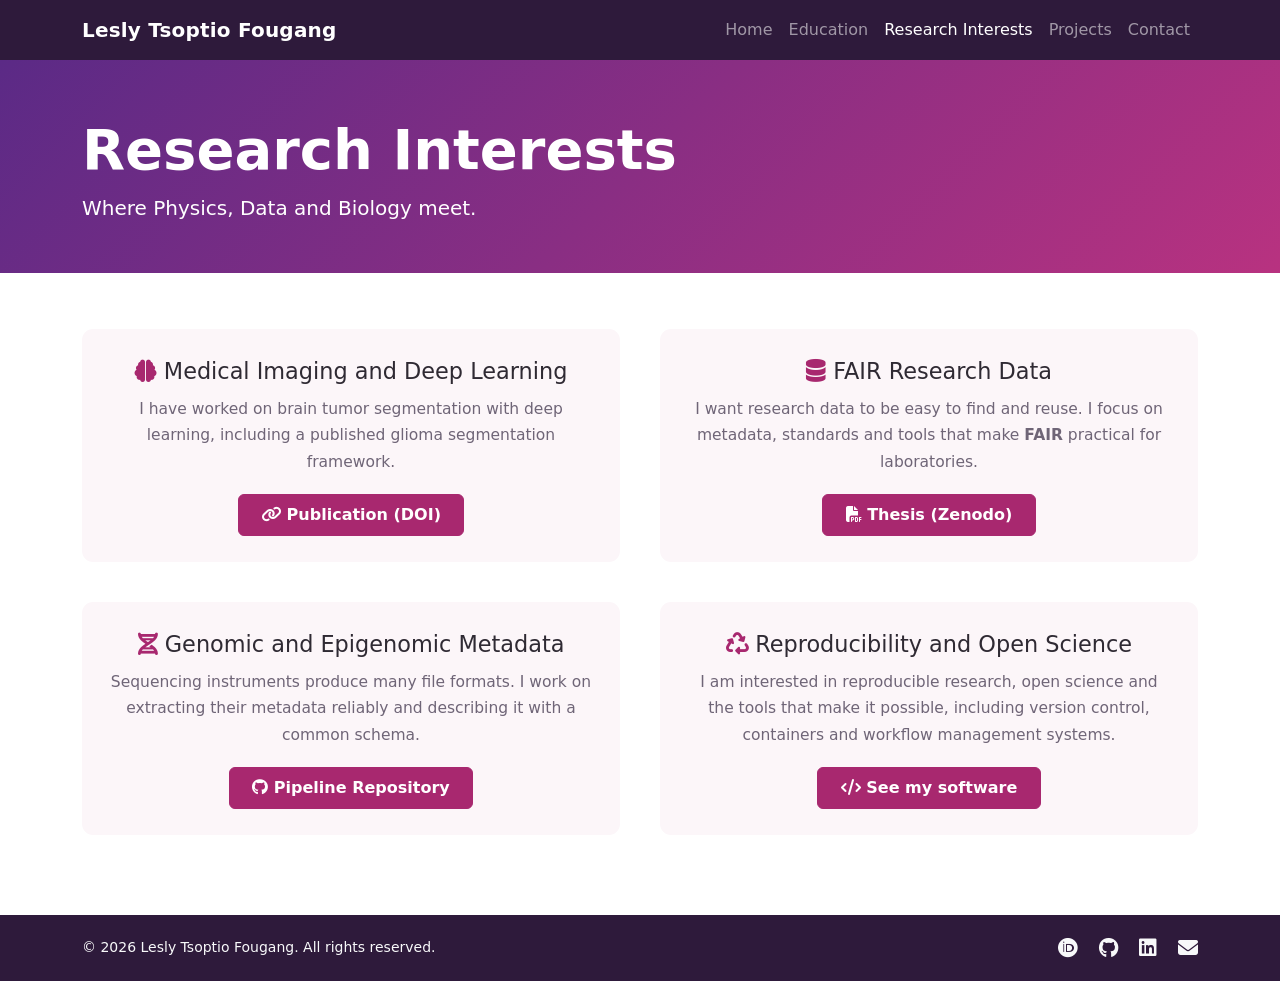
<file: pages/research-interests.html>
<!DOCTYPE html>
<html lang="en">
<head>
    <meta charset="UTF-8">
    <meta name="viewport" content="width=device-width, initial-scale=1.0">
    <meta name="description" content="Research interests of Lesly Tsoptio Fougang: FAIR data, genomic metadata, reproducibility and medical imaging.">
    <meta name="author" content="Lesly Tsoptio Fougang">
    <title>Research Interests | Lesly Tsoptio Fougang</title>
    <link href="../assets/vendor/bootstrap.min.css" rel="stylesheet">
    <link href="../assets/vendor/fontawesome.min.css" rel="stylesheet">
    <link href="../assets/css/style.css" rel="stylesheet">
</head>
<body>
    <nav class="navbar navbar-expand-lg navbar-dark bg-dark sticky-top">
        <div class="container">
            <a class="navbar-brand" href="../index.html"><strong>Lesly Tsoptio Fougang</strong></a>
            <button class="navbar-toggler" type="button" data-bs-toggle="collapse" data-bs-target="#navbarNav" aria-controls="navbarNav" aria-expanded="false" aria-label="Toggle navigation">
                <span class="navbar-toggler-icon"></span>
            </button>
            <div class="collapse navbar-collapse" id="navbarNav">
                <ul class="navbar-nav ms-auto">
                    <li class="nav-item"><a class="nav-link" href="../index.html">Home</a></li>
                    <li class="nav-item"><a class="nav-link" href="education.html">Education</a></li>
                    <li class="nav-item"><a class="nav-link active" href="research-interests.html">Research Interests</a></li>
                    <li class="nav-item"><a class="nav-link" href="projects.html">Projects</a></li>
                    <li class="nav-item"><a class="nav-link" href="contact.html">Contact</a></li>
                </ul>
            </div>
        </div>
    </nav>

    <div class="page-header">
        <div class="container">
            <h1 class="display-4 fw-bold mb-2">Research Interests</h1>
            <p class="lead mb-0">Where Physics, Data and Biology meet.</p>
        </div>
    </div>

    <main class="page-section">
        <div class="container">

            <div class="row g-5">
                <div class="col-lg-6">
                    <div class="topic-card">
                        <h2><i class="fas fa-brain"></i>Medical Imaging and Deep Learning</h2>
                        <p>I have worked on brain tumor segmentation with deep learning, including a published glioma segmentation framework.</p>
                        <a class="btn btn-primary" href="https://doi.org/10.1007/978-3-032-16365-3_32" target="_blank" rel="noopener"><i class="fas fa-link"></i> Publication (DOI)</a>
                    </div>
                </div>
                <div class="col-lg-6">
                    <div class="topic-card">
                        <h2><i class="fas fa-database"></i>FAIR Research Data</h2>
                        <p>I want research data to be easy to find and reuse. I focus on metadata, standards and tools that make <strong>FAIR</strong> practical for laboratories.</p>
                        <a class="btn btn-primary" href="https://zenodo.org/records/21032803" target="_blank" rel="noopener"><i class="fas fa-file-pdf"></i> Thesis (Zenodo)</a>
                    </div>
                </div>
                <div class="col-lg-6">
                    <div class="topic-card">
                        <h2><i class="fas fa-dna"></i>Genomic and Epigenomic Metadata</h2>
                        <p>Sequencing instruments produce many file formats. I work on extracting their metadata reliably and describing it with a common schema.</p>
                        <a class="btn btn-primary" href="https://github.com/RitAreaSciencePark/LAGE_Metadata_Extraction" target="_blank" rel="noopener"><i class="fab fa-github"></i> Pipeline Repository</a>
                    </div>
                </div>
                <div class="col-lg-6">
                    <div class="topic-card">
                        <h2><i class="fas fa-recycle"></i>Reproducibility and Open Science</h2>
                        <p>I am interested in reproducible research, open science and the tools that make it possible, including version control, containers and workflow management systems.</p>
                        <a class="btn btn-primary" href="projects.html#software"><i class="fas fa-code"></i> See my software</a>
                    </div>
                </div>
            </div>
        </div>
    </main>

    <footer class="footer bg-dark text-white py-3 mt-5">
        <div class="container d-flex flex-wrap justify-content-between align-items-center">
            <p class="mb-0 text-light small">&copy; 2026 Lesly Tsoptio Fougang. All rights reserved.</p>
            <div class="social-links">
                <a href="https://orcid.org/0009-0002-9585-3454" target="_blank" rel="noopener" title="ORCID" aria-label="ORCID" class="text-light me-3 fs-5"><i class="fab fa-orcid" aria-hidden="true"></i></a>
                <a href="https://github.com/lesly4" target="_blank" rel="noopener" title="GitHub" aria-label="GitHub" class="text-light me-3 fs-5"><i class="fab fa-github" aria-hidden="true"></i></a>
                <a href="https://www.linkedin.com/in/lesly-tsoptio-fougang-b48851204" target="_blank" rel="noopener" title="LinkedIn" aria-label="LinkedIn" class="text-light me-3 fs-5"><i class="fab fa-linkedin" aria-hidden="true"></i></a>
                <a href="contact.html" title="Email" aria-label="Email" class="text-light fs-5"><i class="fas fa-envelope" aria-hidden="true"></i></a>
            </div>
        </div>
    </footer>

    <script src="../assets/vendor/bootstrap.bundle.min.js"></script>
</body>
</html>
</file>
<file: assets/css/style.css>
/* =====================================================================
   PALETTE. Change only these four colors to recolor the whole site.
   Everything else (tags, pills, links, buttons, cards) follows them.
   ===================================================================== */
:root {
   /* Active palette: Plum and raspberry */
  --grad-start: #5b2a86;   /* banner gradient, left */
  --grad-end:   #b83280;   /* banner gradient, right */
  --accent:     #a8286f;   /* links, titles, borders, buttons */
  --nav-bg:     #2e1a3b;   /* navbar and footer */
  /* Option B: Deep rose
  --grad-start: #831843;  --grad-end: #be185d;
  --accent: #be185d;      --nav-bg: #3b0d24;  */

  /* Custom test: teal
  --grad-start: #32a8b8;
  --grad-end:   #32a8b8;
  --accent:     #a86428ec;   */

  /* Option C: Lavender
  --grad-start: #4c3a9a;  --grad-end: #8b5cf6;
  --accent: #6d4bd6;      --nav-bg: #241a4a;  */

  /* Derived colors. No need to edit these. */
  --accent-dark: color-mix(in srgb, var(--accent) 78%, black);
  --soft-bg:     color-mix(in srgb, var(--accent) 10%, white);
  --soft-line:   color-mix(in srgb, var(--accent) 22%, white);
  --box-bg:      color-mix(in srgb, var(--accent) 4%, white);
  --line:        #eadfe6;
  --muted:       #6f6577;
  --text:        #2f2a33;
}

body {
  color: var(--text);
  font-family: "Noto Sans", system-ui, -apple-system, "Segoe UI", Roboto, sans-serif;
  line-height: 1.7;
}

/* Links and Bootstrap colors follow the palette */
a { color: var(--accent); }
a:hover { color: var(--accent-dark); }
.text-primary { color: var(--accent) !important; }
.btn-primary {
  --bs-btn-bg: var(--accent);
  --bs-btn-border-color: var(--accent);
  --bs-btn-hover-bg: var(--accent-dark);
  --bs-btn-hover-border-color: var(--accent-dark);
  --bs-btn-active-bg: var(--accent-dark);
  --bs-btn-active-border-color: var(--accent-dark);
  --bs-btn-disabled-bg: var(--accent);
  --bs-btn-disabled-border-color: var(--accent);
}
.btn-dark {
  --bs-btn-bg: var(--nav-bg);
  --bs-btn-border-color: var(--nav-bg);
  --bs-btn-hover-bg: color-mix(in srgb, var(--nav-bg) 80%, white);
  --bs-btn-hover-border-color: color-mix(in srgb, var(--nav-bg) 80%, white);
  --bs-btn-active-bg: color-mix(in srgb, var(--nav-bg) 80%, white);
}
.navbar.bg-dark,
.footer.bg-dark { background-color: var(--nav-bg) !important; }

.navbar-brand { letter-spacing: 0.2px; }

/* Page header banner */
.page-header {
  background: linear-gradient(135deg, var(--grad-start), var(--grad-end));
  color: #fff;
  padding: 3.5rem 0 3rem;
}

/* Home hero */
.hero {
  background: linear-gradient(135deg, var(--grad-start), var(--grad-end));
  color: #fff;
  padding: 4rem 0;
}
.hero .profile-img {
  width: 220px;
  height: 220px;
  object-fit: cover;
  border-radius: 50%;
  border: 5px solid rgba(255, 255, 255, 0.85);
  box-shadow: 0 8px 24px rgba(0, 0, 0, 0.25);
  background: #fff;
}
.hero .btn-light { color: var(--accent-dark); font-weight: 600; }

.page-section { padding: 3.5rem 0 2rem; }

/* Cards used on every page */
.content-box {
  background: linear-gradient(135deg, #fbf3f8, #f1e4ee);
  border-left: 4px solid var(--accent);
  border-radius: 0.6rem;
  padding: 1.8rem 2.2rem;
  margin-bottom: 1.5rem;
}
.content-box h2 i,
.content-box h3 i { margin-right: 0.4rem; }
.content-box a { text-decoration: underline; }

.section-title {
  font-weight: 700;
  margin: 2.5rem 0 1.2rem;
}

.meta {
  color: var(--muted);
  font-size: 0.95rem;
  margin-bottom: 0.6rem;
}

.tag {
  display: inline-block;
  background: var(--soft-bg);
  color: var(--accent-dark);
  border-radius: 1rem;
  padding: 0.1rem 0.7rem;
  font-size: 0.8rem;
  margin: 0 0.3rem 0.3rem 0;
}

.badge-status {
  background: var(--grad-end);
  color: #fff;
  border-radius: 0.3rem;
  padding: 0.1rem 0.5rem;
  font-size: 0.78rem;
  margin-left: 0.4rem;
  vertical-align: middle;
}

.footer a { text-decoration: none; }
.footer a:hover { color: #fff !important; }

@media (max-width: 575.98px) {
  .content-box { padding: 1.3rem 1.2rem; }
  .hero { text-align: center; }
}

/* ---------- Education and project cards ---------- */
.edu-card {
  position: relative;
  background: #fff;
  border: 1px solid var(--line);
  border-radius: 0.9rem;
  box-shadow: 0 2px 10px rgba(60, 20, 70, 0.06);
  padding: 1.6rem 1.8rem 1.3rem 2rem;
  margin-bottom: 1.6rem;
  overflow: hidden;
  transition: transform 0.2s ease, box-shadow 0.2s ease;
}
.edu-card::before {
  content: "";
  position: absolute;
  left: 0;
  top: 0;
  bottom: 0;
  width: 5px;
  background: linear-gradient(180deg, var(--grad-start), var(--grad-end));
}
.edu-card:hover {
  transform: translateY(-2px);
  box-shadow: 0 8px 22px rgba(60, 20, 70, 0.13);
}
.edu-head {
  display: flex;
  align-items: center;
  gap: 0.9rem;
  margin-bottom: 0.9rem;
}
.edu-icon {
  flex: 0 0 auto;
  width: 2.8rem;
  height: 2.8rem;
  border-radius: 50%;
  display: flex;
  align-items: center;
  justify-content: center;
  color: #fff;
  background: linear-gradient(135deg, var(--grad-start), var(--grad-end));
}
.edu-title {
  font-size: 1.3rem;
  font-weight: 600;
  line-height: 1.3;
  color: var(--accent);
  margin: 0;
}
.edu-inst {
  font-size: 1.05rem;
  font-weight: 500;
  margin-bottom: 0.5rem;
}
.edu-inst i { color: var(--muted); margin-right: 0.5rem; }
.edu-meta {
  color: var(--muted);
  font-size: 0.93rem;
  margin-bottom: 0.9rem;
}
.edu-meta span { margin-right: 1.2rem; white-space: nowrap; }
.edu-meta i { margin-right: 0.35rem; }
.edu-desc { margin-bottom: 0.9rem; }

.pill {
  display: inline-block;
  border-radius: 1rem;
  padding: 0.18rem 0.8rem;
  font-size: 0.8rem;
  font-weight: 600;
  margin: 0 0.4rem 0.4rem 0;
  border: 1px solid transparent;
}
.pill i { margin-right: 0.35rem; }
.pill-fund   { background: #dff3e7; color: #146c43; border-color: #b6dfc6; }
.pill-honor  { background: #fff3cd; color: #7a5b00; border-color: #f1dc91; }
.pill-score  { background: var(--soft-bg); color: var(--accent-dark); border-color: var(--soft-line); }
.pill-status { background: #efe6fb; color: #5b2a86; border-color: #d9c5f2; }
.pill-todo   { background: #f3f1f4; color: var(--muted); border-color: #e0dce3; }

.edu-thesis {
  border-top: 1px solid var(--line);
  margin-top: 0.6rem;
  padding-top: 0.9rem;
  font-weight: 600;
}
.edu-thesis i { color: var(--grad-end); margin-right: 0.5rem; }
.edu-thesis a { text-decoration: none; }
.edu-thesis a:hover { text-decoration: underline; }

@media (max-width: 575.98px) {
  .edu-card { padding: 1.3rem 1.2rem 1.1rem 1.5rem; }
  .edu-title { font-size: 1.12rem; }
}

/* ---------- Projects page extras ---------- */
.proj-intro { font-size: 1.05rem; color: #555; }
.jump-links { margin: 1rem 0 0.5rem; }
.jump-links a {
  display: inline-block;
  margin: 0 0.5rem 0.5rem 0;
  padding: 0.25rem 0.9rem;
  border-radius: 1rem;
  background: var(--soft-bg);
  color: var(--accent-dark);
  font-size: 0.88rem;
  font-weight: 600;
  text-decoration: none;
}
.jump-links a:hover { background: var(--soft-line); }
.proj-authors { font-size: 0.95rem; color: #555; margin-bottom: 0.7rem; }
.proj-links { margin-top: 0.4rem; }
.proj-links .btn { margin: 0 0.4rem 0.4rem 0; }
.edu-card[id], .section-title[id] { scroll-margin-top: 5rem; }

.row.g-5 {
  --bs-gutter-x: 2.5rem;  /* space between columns */
  --bs-gutter-y: 2.5rem;  /* space between rows */
}
/* On phones and tablets the cards stack, so keep the side gap small
   to avoid a horizontal scrollbar. */
@media (max-width: 991.98px) {
  .row.g-5 { --bs-gutter-x: 1.5rem; }
}

/* ---------- Research interest cards ---------- */
.topic-card {
  display: flex;
  flex-direction: column;
  align-items: center;
  text-align: center;
  height: 100%;
  background: var(--box-bg);   /* change this line to change the color */
  border-radius: 0.7rem;
  padding: 1.8rem 1.8rem 1.6rem;
  transition: transform 0.2s ease, box-shadow 0.2s ease;
}
.topic-card:hover {
  transform: translateY(-2px);
  box-shadow: 0 8px 22px rgba(60, 20, 70, 0.12);
}
.topic-card h2 {
  font-size: 1.4rem;
  font-weight: 500;
  color: var(--text);
  margin-bottom: 0.7rem;
}
.topic-card h2 i { color: var(--accent); margin-right: 0.45rem; }
.topic-card p {
  flex: 1;
  color: var(--muted);
  font-size: 0.97rem;
  margin-bottom: 1.2rem;
}
.topic-card .btn { margin-top: auto; font-weight: 600; padding: 0.5rem 1.4rem; }
.edu-title a { text-decoration: none; }
.edu-title a:hover { text-decoration: underline; }
</file>
